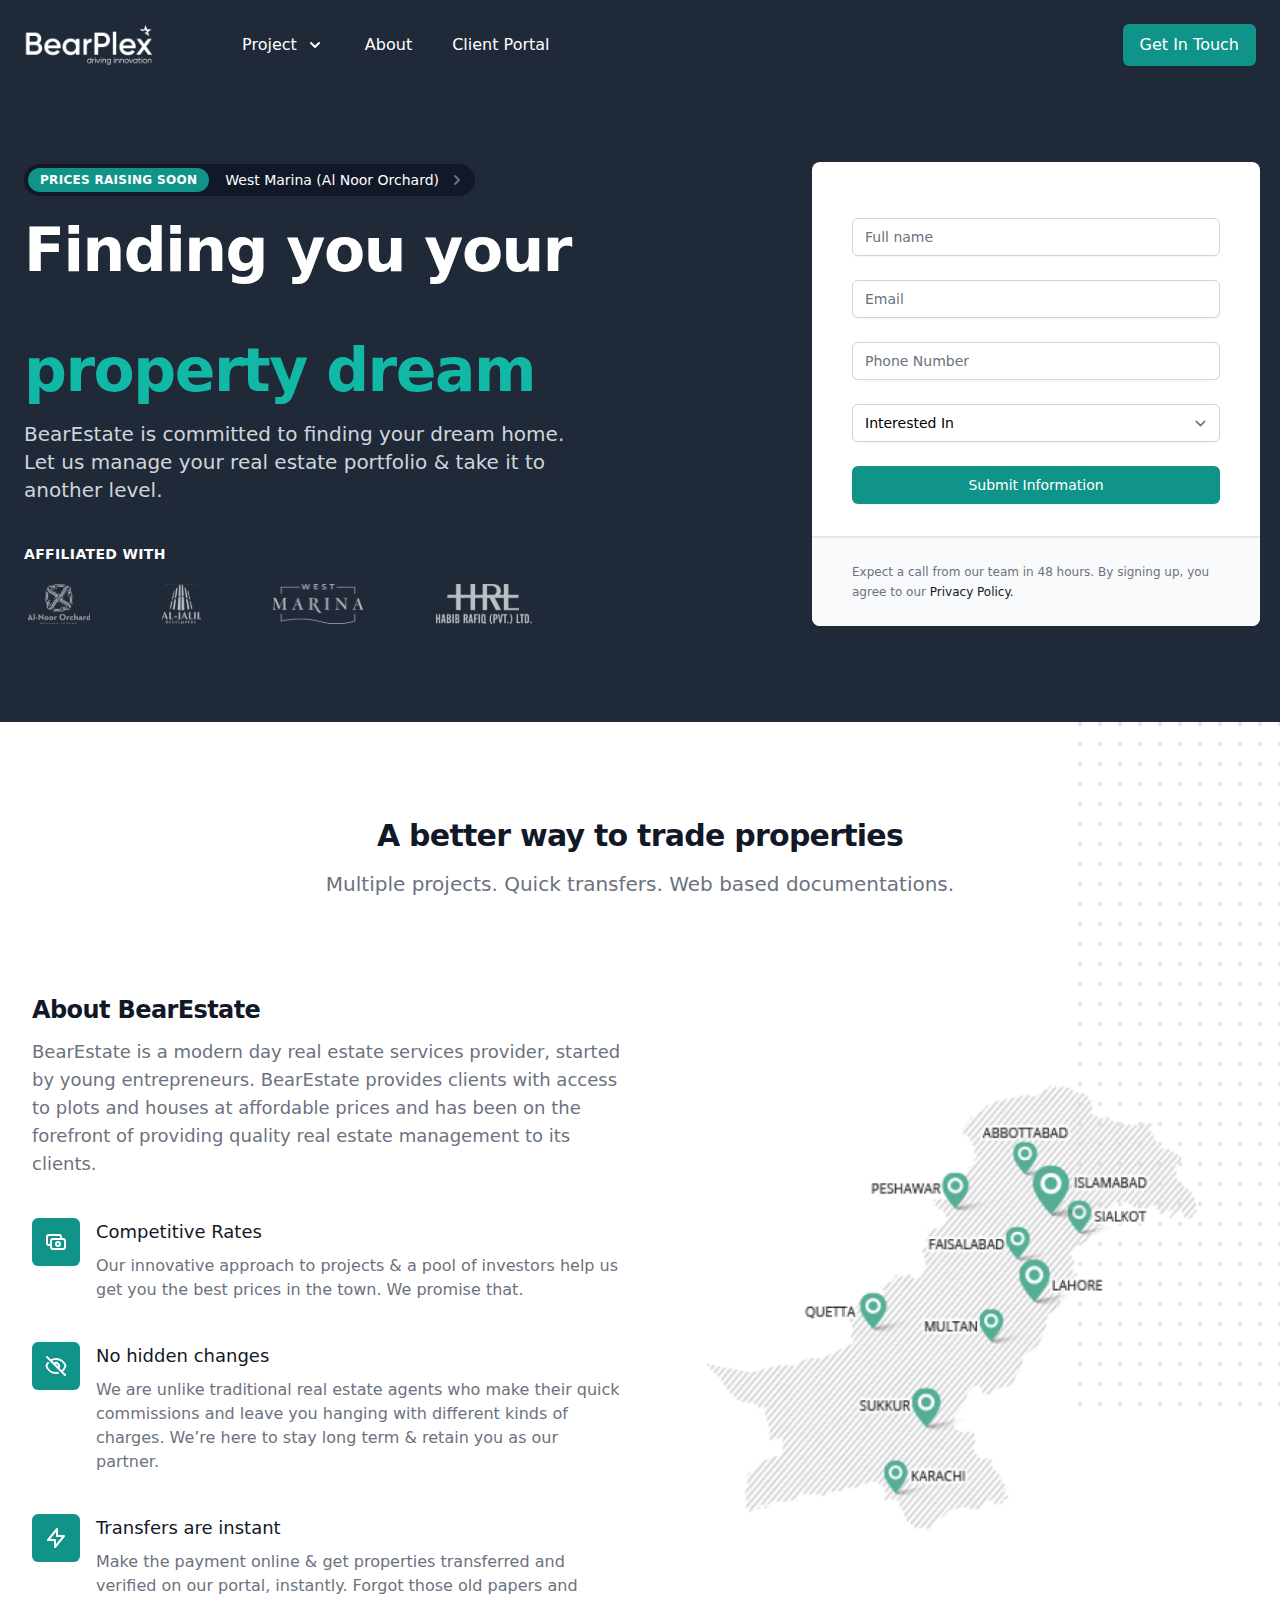
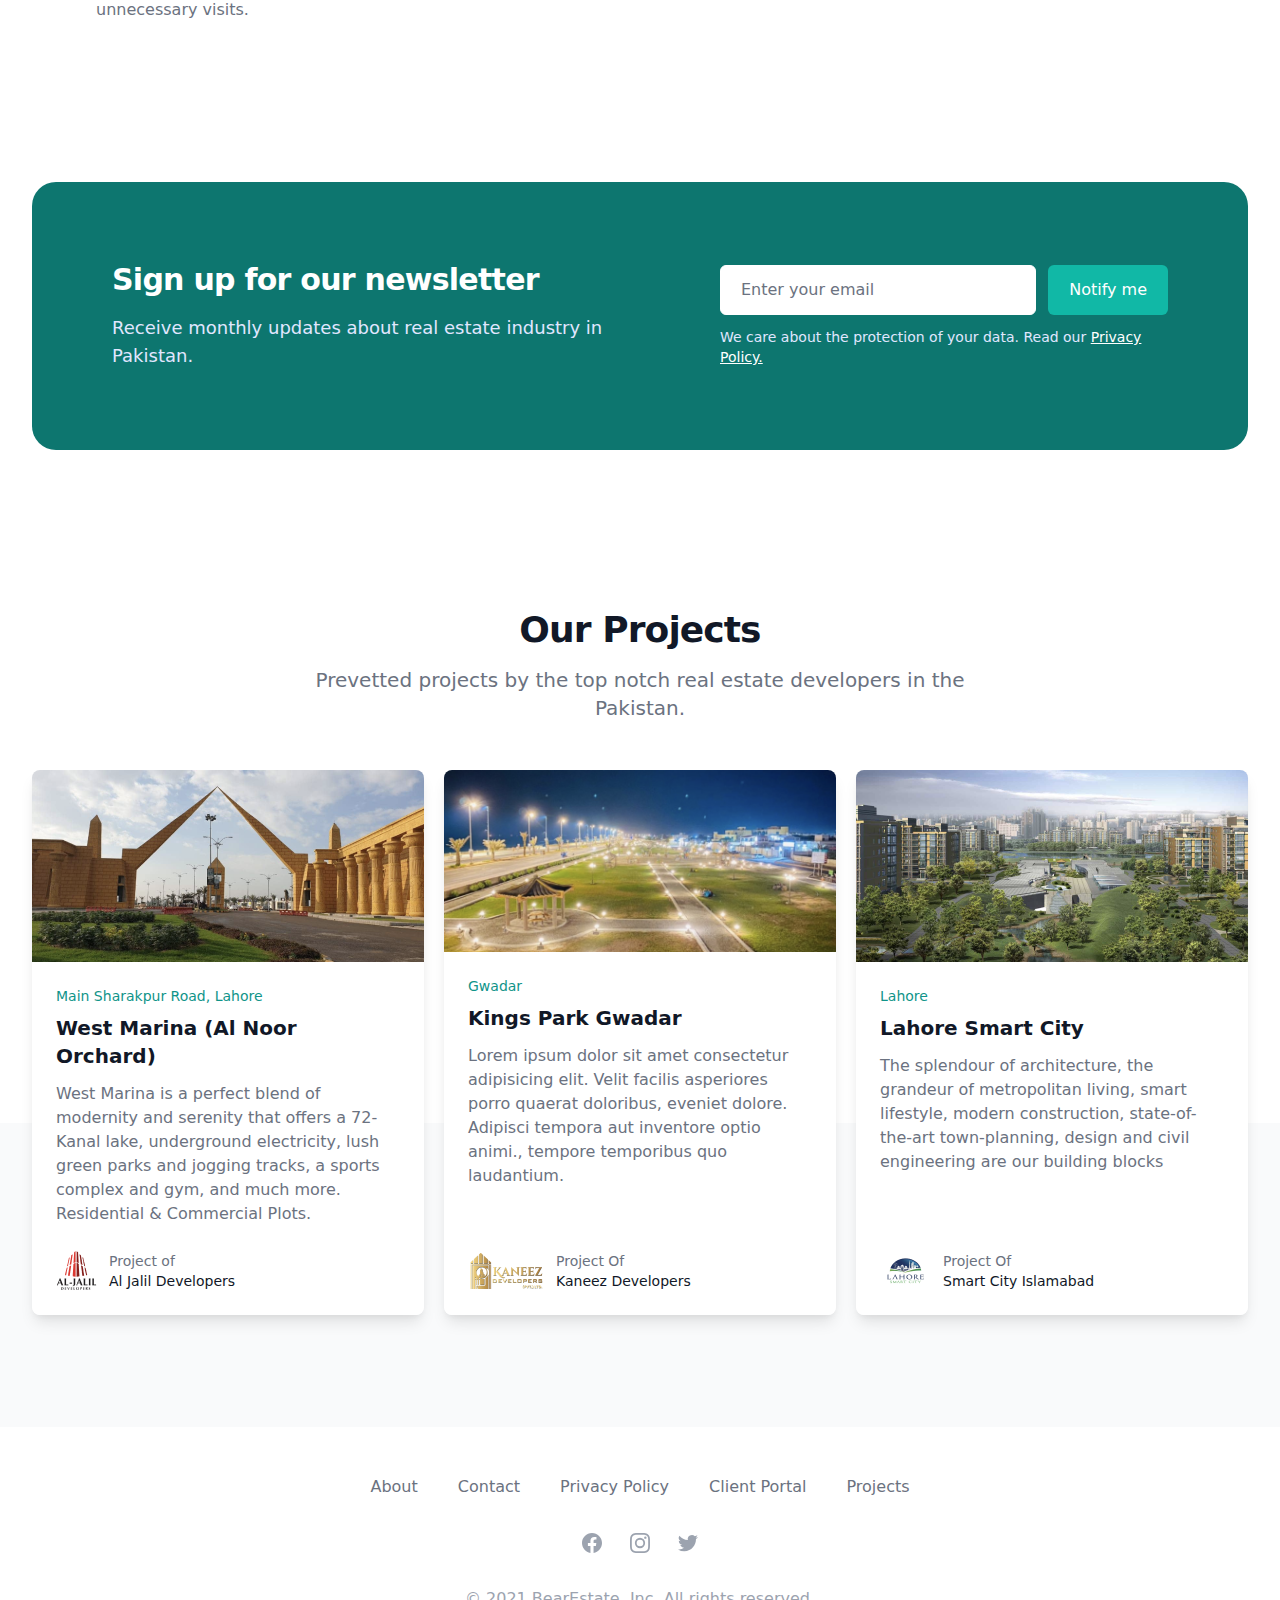
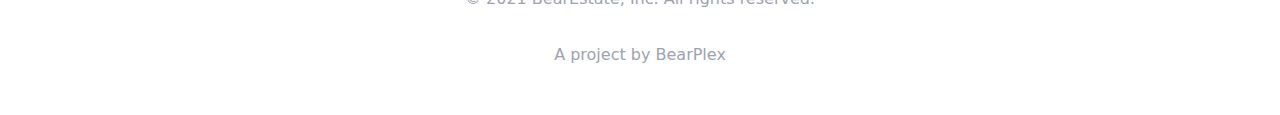
<file: index.html>
<!DOCTYPE html>
<html lang="en">

<head>
    <meta charset="UTF-8">
    <meta http-equiv="X-UA-Compatible" content="IE=edge">
    <meta name="viewport" content="width=device-width, initial-scale=1.0">
    <title>BearEsate</title>
    <link rel="stylesheet" href="./assets/css/tailwind.css">
    <link rel="stylesheet" href="./assets/css/style.css">
</head>

<body>
    <!--
  This example requires Tailwind CSS v2.0+ 
  
  This example requires some changes to your config:
  
  ```
  // tailwind.config.js
  module.exports = {
    // ...
    plugins: [
      // ...
      require('@tailwindcss/forms'),
    ]
  }
  ```
-->
    <div class="relative bg-gray-800 overflow-hidden">
        <div class="relative pt-6 pb-16 sm:pb-24">
            <nav class="relative max-w-7xl mx-auto flex items-center justify-between px-4 sm:px-6" aria-label="Global">
                <div class="flex items-center flex-1">
                    <div class="flex items-center justify-between w-full md:w-auto">
                        <a href="index.html">
                            <span class="sr-only">BearPlex</span>
                            <img class="h-8 w-auto sm:h-10" src="./assets/images/BearPlex-Logo.png" alt="">
                        </a>
                        <div class="-mr-2 flex items-center md:hidden">
                            <button type="button" id="OpenSidebar"
                                class="bg-gray-800 rounded-md p-2 inline-flex items-center justify-center text-gray-400 hover:bg-gray-700"
                                aria-expanded="false">
                                <span class="sr-only">BearPlex</span>
                                <!-- Heroicon name: outline/menu -->
                                <svg class="h-6 w-6" xmlns="http://www.w3.org/2000/svg" fill="none" viewBox="0 0 24 24"
                                    stroke="currentColor" aria-hidden="true">
                                    <path stroke-linecap="round" stroke-linejoin="round" stroke-width="2"
                                        d="M4 6h16M4 12h16M4 18h16" />
                                </svg>
                            </button>

                        </div>
                    </div>
                    <div class="relative hidden space-x-10 md:flex mx-auto">
                        <div class="relative">
                            <button type="button" id="ProjectDropDownButton"
                                class="relative text-white group bg-gray-800 rounded-md inline-flex items-center text-base font-medium hover:text-gray-300"
                                aria-expanded="false">
                                <span>Project</span>
                                <svg class="text-white ml-2 h-5 w-5 group-hover:text-gray-500"
                                    xmlns="http://www.w3.org/2000/svg" viewBox="0 0 20 20" fill="currentColor"
                                    aria-hidden="true">
                                    <path fill-rule="evenodd"
                                        d="M5.293 7.293a1 1 0 011.414 0L10 10.586l3.293-3.293a1 1 0 111.414 1.414l-4 4a1 1 0 01-1.414 0l-4-4a1 1 0 010-1.414z"
                                        clip-rule="evenodd" />
                                </svg>
                            </button>
                            <div id="ProjectDropDown"
                                class="hidden absolute z-10 -ml-4 mt-3 transform px-2 w-screen max-w-md sm:px-0 lg:ml-0 lg:left-1/2 lg:-translate-x-1/2">
                                <div class="rounded-lg shadow-lg ring-1 ring-black ring-opacity-5 overflow-hidden">
                                    <div class="relative grid gap-6 bg-white px-5 py-6 sm:gap-8 sm:p-8">
                                        <a href="Pricing.html"
                                            class="-m-3 p-3 flex items-start rounded-lg hover:bg-gray-50">
                                            <!-- Heroicon name: outline/chart-bar -->
                                            <img src="./assets/images/al-jalil-logo.png" alt="">
                                            <div class="ml-4">
                                                <p class="text-base font-medium text-gray-900 ml-3">
                                                    West Marina - Al Noor Orchard
                                                </p>
                                                <p class="mt-1 text-sm text-gray-500 ml-3">
                                                    Placed on Main Sharakpur Road. A Project of Al Jalil Developers.
                                                </p>
                                            </div>
                                        </a>
                                        <a href="#" class="-m-3 p-3 flex items-start rounded-lg hover:bg-gray-50">
                                            <!-- Heroicon name: outline/cursor-click -->
                                            <img src="./assets/images/lahore-city.png" alt="">
                                            <div class="ml-4">
                                                <p class="text-base font-medium text-gray-900">
                                                    Lahore Smart City
                                                </p>
                                                <p class="mt-1 text-sm text-gray-500">
                                                    A Project of Habib Rafiq (Pvt.)Ltd, on Lahore Ring Road &amp; M11
                                                    Motorway
                                                </p>
                                            </div>
                                        </a>
                                        <a href="#" class="-m-3 p-3 flex items-start rounded-lg hover:bg-gray-50">
                                            <!-- Heroicon name: outline/shield-check -->
                                            <img src="./assets/images/kaneez-logo.png" alt="">
                                            <div class="ml-4">
                                                <p class="text-base font-medium text-gray-900 ml-7">
                                                    Kings Park Gwadar
                                                </p>
                                                <p class="mt-1 text-sm text-gray-500 ml-7">
                                                    A Category NOC, approved by GDA. Located at Gwadar 'Zero point' with
                                                    3 years plans.
                                                </p>
                                            </div>
                                        </a>
                                    </div>
                                    <div
                                        class="px-5 py-5 bg-gray-50 space-y-6 flex justify-center sm:space-y-0 sm:space-x-10 sm:px-8">
                                        <div class="flow-root">
                                            <a href="tel:+923202000002" target="_blank"
                                                class="-m-3 p-3 flex items-center rounded-md text-base font-medium text-gray-900 hover:bg-gray-100">
                                                <!-- Heroicon name: outline/phone -->
                                                <svg class="flex-shrink-0 h-6 w-6 text-gray-400"
                                                    xmlns="http://www.w3.org/2000/svg" fill="none" viewBox="0 0 24 24"
                                                    stroke="currentColor" aria-hidden="true">
                                                    <path stroke-linecap="round" stroke-linejoin="round"
                                                        stroke-width="2"
                                                        d="M3 5a2 2 0 012-2h3.28a1 1 0 01.948.684l1.498 4.493a1 1 0 01-.502 1.21l-2.257 1.13a11.042 11.042 0 005.516 5.516l1.13-2.257a1 1 0 011.21-.502l4.493 1.498a1 1 0 01.684.949V19a2 2 0 01-2 2h-1C9.716 21 3 14.284 3 6V5z">
                                                    </path>
                                                </svg>
                                                <span class="ml-3">Contact Sales</span>
                                            </a>
                                        </div>
                                    </div>
                                </div>
                            </div>
                        </div>

                        <a href="about.html" class="font-medium text-white hover:text-gray-300">About</a>

                        <a href="sign-in.html" class="font-medium text-white hover:text-gray-300">Client Portal</a>

                    </div>
                </div>
                <div class="hidden md:flex items-center justify-end md:flex-1 lg:w-0">
                    <a href="Contact-us.html"
                    class="ml-8 whitespace-nowrap inline-flex items-center justify-center px-4 py-2 border border-transparent rounded-md shadow-sm text-base font-medium text-white bg-teal-600 hover:bg-teal-700">
                    Get In Touch
                </a>
            </nav>

            <div class="absolute top-0 inset-x-0 p-2 transition transform origin-top-right hidden" id="MobileSidebar">
                <div class="rounded-lg shadow-md bg-white ring-1 ring-black ring-opacity-5 overflow-hidden">
                    <div class="px-5 pt-4 flex items-center justify-between">
                        <a href="index.html">
                            <span class="sr-only">BearPlex</span>

                            <img class="h-8 w-auto" src="./assets/images/Bearplex-logo-black.png" alt="">
                        </a>
                        <div class="-mr-2">
                            <button type="button" id="CloseSidebar"
                                class="bg-white rounded-md p-2 inline-flex items-center justify-center text-gray-400 hover:bg-gray-100">
                                <span class="sr-only">Close menu</span>
                                <!-- Heroicon name: outline/x -->
                                <svg class="h-6 w-6" xmlns="http://www.w3.org/2000/svg" fill="none" viewBox="0 0 24 24"
                                    stroke="currentColor" aria-hidden="true">
                                    <path stroke-linecap="round" stroke-linejoin="round" stroke-width="2"
                                        d="M6 18L18 6M6 6l12 12" />
                                </svg>
                            </button>
                        </div>
                    </div>
                    <div class="px-2 pt-2 pb-3 space-y-1">
                        <div class="px-3 relative">
                            <button type="button" id="ProjectDropDownButtonMob"
                                class="text-gray-900 group bg-white rounded-md inline-flex items-center text-base font-medium hover:text-gray-700 focus:outline-none "
                                aria-expanded="false">
                                <span>Project</span>
                                <svg class="text-gray-900 ml-2 h-5 w-5 group-hover:text-gray-700"
                                    xmlns="http://www.w3.org/2000/svg" viewBox="0 0 20 20" fill="currentColor"
                                    aria-hidden="true">
                                    <path fill-rule="evenodd"
                                        d="M5.293 7.293a1 1 0 011.414 0L10 10.586l3.293-3.293a1 1 0 111.414 1.414l-4 4a1 1 0 01-1.414 0l-4-4a1 1 0 010-1.414z"
                                        clip-rule="evenodd" />
                                </svg>
                            </button>
                            <div id="ProjectDropDownMob" class="hidden relative z-10 -ml-4 mt-3 transform px-2 w-full">
                                <div class="rounded-lg shadow-lg ring-1 ring-black ring-opacity-5 overflow-hidden">
                                    <div class="relative grid gap-6 bg-white px-5 py-6 sm:gap-8 sm:p-8">
                                        <a href="Pricing.html"
                                            class="-m-3 p-3 flex items-start rounded-lg hover:bg-gray-50">
                                            <!-- Heroicon name: outline/chart-bar -->
                                            <img src="./assets/images/al-jalil-logo.png" alt="">
                                            <div class="ml-4">
                                                <p class="text-sm font-medium text-gray-900 ml-3">
                                                    West Marina - Al Noor Orchard
                                                </p>
                                                <p class="mt-1 text-xs text-gray-500 ml-3">
                                                    Placed on Main Sharakpur Road. A Project of Al Jalil Developers.
                                                </p>
                                            </div>
                                        </a>
                                        <a href="#" class="-m-3 p-3 flex items-start rounded-lg hover:bg-gray-50">
                                            <!-- Heroicon name: outline/cursor-click -->
                                            <img src="./assets/images/lahore-city.png" alt="">
                                            <div class="ml-4">
                                                <p class="text-sm font-medium text-gray-900">
                                                    Lahore Smart City
                                                </p>
                                                <p class="mt-1 text-xs text-gray-500">
                                                    A Project of Habib Rafiq (Pvt.)Ltd, on Lahore Ring Road &amp; M11
                                                    Motorway
                                                </p>
                                            </div>
                                        </a>
                                        <a href="#" class="-m-3 p-3 flex items-start rounded-lg hover:bg-gray-50">
                                            <!-- Heroicon name: outline/shield-check -->
                                            <img src="./assets/images/kaneez-logo.png" alt="">
                                            <div class="ml-4">
                                                <p class="text-sm font-medium text-gray-900 ml-7">
                                                    Kings Park Gwadar
                                                </p>
                                                <p class="mt-1 text-xs text-gray-500 ml-7">
                                                    A Category NOC, approved by GDA. Located at Gwadar 'Zero point' with
                                                    3 years plans.
                                                </p>
                                            </div>
                                        </a>
                                    </div>
                                    <div
                                        class="px-5 py-5 bg-gray-50 space-y-6 flex justify-center sm:space-y-0 sm:space-x-10 sm:px-8">
                                        <div class="flow-root">
                                            <a href="tel:+923202000002" target="_blank"
                                                class="-m-3 p-3 flex items-center rounded-md text-xs font-medium text-gray-900 hover:bg-gray-100">
                                                <!-- Heroicon name: outline/phone -->
                                                <svg class="flex-shrink-0 h-6 w-6 text-gray-400"
                                                    xmlns="http://www.w3.org/2000/svg" fill="none" viewBox="0 0 24 24"
                                                    stroke="currentColor" aria-hidden="true">
                                                    <path stroke-linecap="round" stroke-linejoin="round"
                                                        stroke-width="2"
                                                        d="M3 5a2 2 0 012-2h3.28a1 1 0 01.948.684l1.498 4.493a1 1 0 01-.502 1.21l-2.257 1.13a11.042 11.042 0 005.516 5.516l1.13-2.257a1 1 0 011.21-.502l4.493 1.498a1 1 0 01.684.949V19a2 2 0 01-2 2h-1C9.716 21 3 14.284 3 6V5z">
                                                    </path>
                                                </svg>
                                                <span class="ml-3">Contact Sales</span>
                                            </a>
                                        </div>
                                    </div>
                                </div>
                            </div>
                        </div>

                        <a href="about.html"
                            class="block px-3 py-2 rounded-md text-base font-medium text-gray-700 hover:text-gray-900 hover:bg-gray-50">About</a>

                        <a href="sign-in.html"
                            class="block px-3 py-2 rounded-md text-base font-medium text-gray-700 hover:text-gray-900
                            hover:bg-gray-50">Client
                            Portal</a>

                    </div>
                    <a href="contact-us.html"
                        class="block w-full px-5 py-3 text-center font-medium text-black bg-gray-50 hover:bg-gray-100">
                        Get In Touch
                    </a>
                </div>
            </div>

            <main class="mt-16 sm:mt-24">
                <div class="mx-auto max-w-7xl">
                    <div class="lg:grid lg:grid-cols-12 lg:gap-8">
                        <div
                            class="px-4 sm:px-6 sm:text-center md:max-w-2xl md:mx-auto lg:col-span-6 lg:text-left lg:flex lg:items-center">
                            <div>
                                <a href="Pricing.html"
                                    class="inline-flex items-center text-white bg-gray-900 rounded-full p-1 pr-2 text-ms lg:text-sm xl:text-base hover:text-gray-200">
                                    <span
                                        class="px-3 py-0.5 text-white text-xs font-semibold leading-5 uppercase tracking-wide bg-teal-600 rounded-full">Prices
                                        raising soon</span>
                                    <span class="ml-4 text-sm">West Marina (Al Noor Orchard)</span>
                                    <!-- Heroicon name: solid/chevron-right -->
                                    <svg class="ml-2 w-5 h-5 text-gray-500" xmlns="http://www.w3.org/2000/svg"
                                        viewBox="0 0 20 20" fill="currentColor" aria-hidden="true">
                                        <path fill-rule="evenodd"
                                            d="M7.293 14.707a1 1 0 010-1.414L10.586 10 7.293 6.707a1 1 0 011.414-1.414l4 4a1 1 0 010 1.414l-4 4a1 1 0 01-1.414 0z"
                                            clip-rule="evenodd" />
                                    </svg>
                                </a>
                                <h1
                                    class="mt-4 text-3xl tracking-tight font-extrabold text-white sm:mt-5 sm:leading-none lg:mt-6 lg:text-5xl xl:text-6xl">
                                    <span class="md:block">Finding you your</span> <br>
                                    <span class="text-teal-500 md:block">property dream</span>
                                </h1>
                                <p class="mt-3 text-sm text-gray-300 sm:mt-5 sm:text-xl lg:text-lg xl:text-xl">
                                    BearEstate is committed to finding your dream home. Let us manage your real estate
                                    portfolio & take it to another level. </p>
                                <p class="mt-8 text-sm text-white uppercase tracking-wide font-semibold sm:mt-10">
                                    affiliated with</p>
                                <div class="mt-5 w-full sm:mx-auto sm:max-w-lg lg:ml-0">
                                    <div class="flex flex-wrap items-start justify-between">
                                        <div class="flex justify-center px-1">
                                            <img class="h-9 sm:h-10" src="./assets/images/Al-NoorOrchard.svg"
                                                alt="Tuple">
                                        </div>
                                        <div class="flex justify-center px-1">
                                            <img class="h-9 sm:h-10" src="./assets/images/Al-Jalil.svg"
                                                alt="Workcation">
                                        </div>
                                        <div class="flex justify-center px-1">
                                            <img class="h-9 sm:h-10" src="./assets/images/WestMarina.svg"
                                                alt="StaticKit">
                                        </div>
                                        <div class="flex justify-center px-1">
                                            <img class="h-9 sm:h-10" src="./assets/images/HRL.svg" alt="StaticKit">
                                        </div>
                                    </div>
                                </div>
                            </div>
                        </div>
                        <div class="mt-16  px-5 sm:mt-24 lg:mt-0 lg:col-span-6 mx-auto md:ml-auto md:mr-0">
                            <div class="bg-white sm:max-w-md sm:w-full sm:mx-auto rounded-lg sm:overflow-hidden">
                                <div class="px-4 py-8 sm:px-10">
                                    <div class="mt-6">
                                        <form action="#" method="POST" class="space-y-6">
                                            <div>
                                                <label for="name" class="sr-only">Full name</label>
                                                <input type="text" name="name" id="name" autocomplete="name"
                                                    placeholder="Full name" required
                                                    class="block w-full shadow-sm  sm:text-sm border-gray-300 rounded-md">
                                            </div>

                                            <div>
                                                <label for="mobile-or-email" class="sr-only">
                                                    Email</label>
                                                <input id="email" name="email" type="email" autocomplete="email"
                                                    placeholder="Email" required
                                                    class="block w-full shadow-sm  sm:text-sm border-gray-300 rounded-md">
                                            </div>

                                            <div>
                                                <label for="password" class="sr-only">Phone Number</label>
                                                <input type="text" name="phone" id="phone" autocomplete="tel"
                                                    placeholder="Phone Number" required
                                                    class="block w-full shadow-sm  sm:text-sm border-gray-300 rounded-md">
                                            </div>

                                            <div>
                                                <label for="interested-in" class="sr-only">Interested In</label>
                                                <select name="" id=""
                                                    class="block w-full shadow-sm  sm:text-sm border-gray-300 rounded-md">
                                                    <option value="" disabled selected>Interested In</option>
                                                    <option value="">Al-Noor Orchard</option>
                                                    <option value="">West Marina</option>
                                                    <option value="">Lahore Smart City</option>
                                                    <option value="">King Park Gwadar</option>
                                                </select>
                                            </div>

                                            <div>
                                                <button type="submit"
                                                    class="w-full flex justify-center py-2 px-4 border border-transparent rounded-md shadow-sm text-sm font-medium text-white bg-teal-600 hover:bg-teal-400 ">
                                                    Submit Information
                                                </button>
                                            </div>
                                        </form>
                                    </div>
                                </div>
                                <div class="px-4 py-6 bg-gray-50 border-t-2 border-gray-200 sm:px-10">
                                    <p class="text-xs leading-5 text-gray-500">Expect a call from our team in 48 hours.
                                        By signing up, you agree to our <a href="#"
                                            class="font-medium text-gray-900 hover:underline">Privacy Policy.</a></p>
                                </div>
                            </div>
                        </div>
                    </div>
                </div>

        </div>
    </div>

    <!-- This example requires Tailwind CSS v2.0+ -->
    <div class="py-16 bg-white overflow-hidden lg:py-24">
        <div class="relative max-w-xl mx-auto px-4 sm:px-6 lg:px-8 lg:max-w-7xl">
            <svg class="hidden lg:block absolute left-full transform -translate-x-1/2 -translate-y-1/4" width="404"
                height="784" fill="none" viewBox="0 0 404 784" aria-hidden="true">
                <defs>
                    <pattern id="b1e6e422-73f8-40a6-b5d9-c8586e37e0e7" x="0" y="0" width="20" height="20"
                        patternUnits="userSpaceOnUse">
                        <rect x="0" y="0" width="4" height="4" class="text-gray-200" fill="currentColor" />
                    </pattern>
                </defs>
                <rect width="404" height="784" fill="url(#b1e6e422-73f8-40a6-b5d9-c8586e37e0e7)" />
            </svg>

            <div class="relative">
                <h2 class="text-center text-2xl md:text-3xl leading-8 font-extrabold tracking-tight text-gray-900">
                    A better way to trade properties
                </h2>
                <p class="mt-4 max-w-3xl mx-auto text-center text-sm md:text-xl text-gray-500">
                    Multiple projects. Quick transfers. Web based documentations.
                </p>
            </div>

            <div class="relative mt-12 lg:mt-24 lg:grid lg:grid-cols-2 lg:gap-8 lg:items-center">
                <div class="relative">
                    <h3 class="text-xl md:text-2xl font-extrabold text-gray-900 tracking-tight sm:text-3xl">
                        About BearEstate
                    </h3>
                    <p class="mt-3 text-sm md:text-lg text-gray-500">
                        BearEstate is a modern day real estate services provider, started by young
                        entrepreneurs. BearEstate provides clients with access to plots and houses at affordable
                        prices and has been on the forefront of providing quality real estate management to its
                        clients.
                    </p>

                    <dl class="mt-10 space-y-10">
                        <div class="relative">
                            <dt>
                                <div
                                    class="absolute flex items-center justify-center h-8 md:h-12 w-8 md:w-12 rounded-md bg-teal-600 text-white">
                                    <!-- Heroicon name: outline/globe-alt -->
                                    <svg xmlns="http://www.w3.org/2000/svg" class="h-6 w-6" fill="none"
                                        viewBox="0 0 24 24" stroke="currentColor">
                                        <path stroke-linecap="round" stroke-linejoin="round" stroke-width="2"
                                            d="M17 9V7a2 2 0 00-2-2H5a2 2 0 00-2 2v6a2 2 0 002 2h2m2 4h10a2 2 0 002-2v-6a2 2 0 00-2-2H9a2 2 0 00-2 2v6a2 2 0 002 2zm7-5a2 2 0 11-4 0 2 2 0 014 0z" />
                                    </svg>
                                </div>
                                <p class="ml-10 md:ml-16 text-sm md:text-lg leading-6 font-medium text-gray-900">
                                    Competitive Rates
                                </p>
                            </dt>
                            <dd class="mt-2 ml-10 md:ml-16 text-xs md:text-base text-gray-500">
                                Our innovative approach to projects & a pool of investors help us get you the
                                best prices in the town. We promise that.
                            </dd>
                        </div>

                        <div class="relative">
                            <dt>
                                <div
                                    class="absolute flex items-center justify-center h-8 md:h-12 w-8 md:w-12 rounded-md bg-teal-600 text-white">
                                    <!-- Heroicon name: outline/scale -->
                                    <svg xmlns="http://www.w3.org/2000/svg" class="h-6 w-6" fill="none"
                                        viewBox="0 0 24 24" stroke="currentColor">
                                        <path stroke-linecap="round" stroke-linejoin="round" stroke-width="2"
                                            d="M13.875 18.825A10.05 10.05 0 0112 19c-4.478 0-8.268-2.943-9.543-7a9.97 9.97 0 011.563-3.029m5.858.908a3 3 0 114.243 4.243M9.878 9.878l4.242 4.242M9.88 9.88l-3.29-3.29m7.532 7.532l3.29 3.29M3 3l3.59 3.59m0 0A9.953 9.953 0 0112 5c4.478 0 8.268 2.943 9.543 7a10.025 10.025 0 01-4.132 5.411m0 0L21 21" />
                                    </svg>
                                </div>
                                <p class="ml-10 md:ml-16 text-sm md:text-lg leading-6 font-medium text-gray-900">
                                    No hidden
                                    changes
                                </p>
                            </dt>
                            <dd class="mt-2 ml-10 md:ml-16 text-xs md:text-base text-gray-500">
                                We are unlike traditional real estate agents who make their quick commissions
                                and leave you hanging with different kinds of charges. We’re here to stay long
                                term & retain you as our partner.
                            </dd>
                        </div>

                        <div class="relative">
                            <dt>
                                <div
                                    class="absolute flex items-center justify-center h-8 md:h-12 w-8 md:w-12 rounded-md bg-teal-600 text-white">
                                    <!-- Heroicon name: outline/lightning-bolt -->
                                    <svg class="h-4 md:h-6 w-4 md:w-6" xmlns="http://www.w3.org/2000/svg" fill="none"
                                        viewBox="0 0 24 24" stroke="currentColor" aria-hidden="true">
                                        <path stroke-linecap="round" stroke-linejoin="round" stroke-width="2"
                                            d="M13 10V3L4 14h7v7l9-11h-7z" />
                                    </svg>
                                </div>
                                <p class="ml-10 md:ml-16 text-sm md:text-lg leading-6 font-medium text-gray-900">
                                    Transfers are
                                    instant</p>
                            </dt>
                            <dd class="mt-2 ml-10 md:ml-16 text-xs md:text-base text-gray-500">
                                Make the payment online & get properties transferred and verified on our portal,
                                instantly. Forgot those old papers and unnecessary visits.
                            </dd>
                        </div>
                    </dl>
                </div>

                <div class="mt-10 -mx-4 relative lg:mt-0" aria-hidden="true">
                    <svg class="absolute left-1/2 transform -translate-x-1/2 translate-y-16 lg:hidden" width="784"
                        height="404" fill="none" viewBox="0 0 784 404">
                        <defs>
                            <pattern id="ca9667ae-9f92-4be7-abcb-9e3d727f2941" x="0" y="0" width="20" height="20"
                                patternUnits="userSpaceOnUse">
                                <rect x="0" y="0" width="4" height="4" class="text-gray-200" fill="currentColor" />
                            </pattern>
                        </defs>
                        <rect width="784" height="404" fill="url(#ca9667ae-9f92-4be7-abcb-9e3d727f2941)" />
                    </svg>
                    <img class="relative mx-auto" width="490" src="./assets/images/map.png" alt="">
                </div>
            </div>
        </div>
    </div>

    <!--
  This example requires Tailwind CSS v2.0+ 
  
  This example requires some changes to your config:
  
  ```
  // tailwind.config.js
  module.exports = {
    // ...
    plugins: [
      // ...
      require('@tailwindcss/forms'),
    ]
  }
  ```
-->
    <div class="bg-white">
        <div class="max-w-7xl mx-auto px-4 py-12 sm:px-6 lg:py-16 lg:px-8">
            <div class="py-10 px-6 bg-teal-700 rounded-3xl sm:py-16 sm:px-12 lg:p-20 lg:flex lg:items-center">
                <div class="lg:w-0 lg:flex-1">
                    <h2 class="text-lg md:text-3xl font-extrabold tracking-tight text-white">
                        Sign up for our newsletter
                    </h2>
                    <p class="mt-4 max-w-3xl text-sm md:text-lg text-indigo-100">
                        Receive monthly updates about real estate industry in Pakistan.
                    </p>
                </div>
                <div class="mt-8 md:mt-12 sm:w-full sm:max-w-md lg:mt-0 lg:ml-8 lg:flex-1">
                    <form class="sm:flex">
                        <label for="emailAddress" class="sr-only">Email address</label>
                        <input id="emailAddress" name="emailAddress" type="email" autocomplete="email" required
                            class="w-full border-white px-5 py-3 placeholder-gray-500 rounded-md"
                            placeholder="Enter your email">
                        <button type="submit"
                            class="mt-3 w-full flex items-center justify-center px-5 py-2 md:py-3 border border-transparent text-sm md:text-base font-medium rounded-md text-white bg-teal-500 sm:mt-0 sm:ml-3 sm:w-auto sm:flex-shrink-0">
                            Notify me
                        </button>
                    </form>
                    <p class="mt-3 text-xs md:text-sm text-indigo-100">
                        We care about the protection of your data. Read our
                        <a href="#" class="text-white font-medium underline">
                            Privacy Policy.
                        </a>
                    </p>
                </div>
            </div>
        </div>
    </div>

    <!-- This example requires Tailwind CSS v2.0+ -->
    <div class="relative bg-gray-50 pt-16 pb-20 px-4 sm:px-6 lg:pt-24 lg:pb-28 lg:px-8">
        <div class="absolute inset-0">
            <div class="bg-white h-1/3 sm:h-2/3"></div>
        </div>
        <div class="relative max-w-7xl mx-auto">
            <div class="text-center">
                <h2 class="text-3xl tracking-tight font-extrabold text-gray-900 sm:text-4xl">
                    Our Projects
                </h2>
                <p class="mt-3 max-w-2xl mx-auto text-md md:text-xl text-gray-500 sm:mt-4">
                    Prevetted projects by the top notch real estate developers in the Pakistan.
                </p>
            </div>
            <div class="mt-12 max-w-lg mx-auto grid gap-5 lg:grid-cols-3 lg:max-w-none">
                <div class="flex flex-col rounded-lg shadow-lg overflow-hidden">
                    <a href="Pricing.html" class="flex-shrink-0">
                        <img class="h-48 w-full object-cover" src="./assets/images/wmarina.png" alt="">
                        <link rel="stylesheet" href="Pricing.html">
                    </a>
                    <div class="flex-1 bg-white p-6 flex flex-col justify-between">
                        <div class="flex-1">
                            <p class="text-xs md:text-sm font-medium text-teal-600">
                                <a href="Pricing.html" class="hover:underline">
                                    Main Sharakpur Road, Lahore
                                </a>
                            </p>
                            <a href="Pricing.html" class="block mt-2">
                                <p class="text-md md:text-xl font-semibold text-gray-900">
                                    West Marina (Al Noor Orchard)
                                </p>
                                <p class="mt-3 text-sm md:text-base text-gray-500">
                                    West Marina is a perfect blend of modernity and serenity that offers a 72-Kanal
                                    lake, underground electricity, lush green parks and jogging tracks, a sports complex
                                    and gym, and much more. Residential & Commercial Plots.
                                </p>
                            </a>
                        </div>
                        <div class="mt-6 flex items-center">
                            <div class="flex-shrink-0">
                                <a href="Pricing.html">
                                    <span class="sr-only">A project of</span>
                                    <img class="h-auto w-full object-cover" src="./assets/images/al-jalil-logo.png"
                                        alt="">
                                </a>
                            </div>
                            <div class="ml-3">
                                <p class="text-sm font-medium text-gray-500">
                                    <a href="Pricing.html" class="hover:underline">
                                        Project of
                                    </a>
                                </p>
                                <div class="flex space-x-1 text-sm text-gray-900">
                                    <p>
                                        Al Jalil Developers
                                    </p>
                                </div>
                            </div>
                        </div>
                    </div>
                </div>

                <div class="flex flex-col rounded-lg shadow-lg overflow-hidden">
                    <div class="flex-shrink-0">
                        <img class="h-auto w-full object-cover" src="./assets/images/kingsParkGwadar.png" alt="">
                    </div>
                    <div class="flex-1 bg-white p-6 flex flex-col justify-between">
                        <div class="flex-1">
                            <p class="text-xs md:text-sm font-medium text-teal-600">
                                <a href="#" class="hover:underline">
                                    Gwadar
                                </a>
                            </p>
                            <a href="#" class="block mt-2">
                                <p class="text-md md:text-xl font-semibold text-gray-900">
                                    Kings Park Gwadar
                                </p>
                                <p class="mt-3 text-sm md:text-base text-gray-500">
                                    Lorem ipsum dolor sit amet consectetur adipisicing elit. Velit facilis asperiores
                                    porro quaerat doloribus, eveniet dolore. Adipisci tempora aut inventore optio
                                    animi., tempore temporibus quo laudantium.
                                </p>
                            </a>
                        </div>
                        <div class="mt-6 flex items-center">
                            <div class="flex-shrink-0">
                                <a href="#">
                                    <span class="sr-only">Project Of</span>
                                    <img class="h-auto w-full object-cover" src="./assets/images/kaneez-developer.png"
                                        alt="">
                                </a>
                            </div>
                            <div class="ml-3">
                                <p class="text-sm font-medium text-gray-500">
                                    <a href="#" class="hover:underline">
                                        Project Of
                                    </a>
                                </p>
                                <div class="flex space-x-1 text-sm text-gray-900">
                                    <p>
                                        Kaneez Developers
                                    </p>
                                </div>
                            </div>
                        </div>
                    </div>
                </div>

                <div class="flex flex-col rounded-lg shadow-lg overflow-hidden">
                    <div class="flex-shrink-0">
                        <img class="h-48 w-full object-cover" src="./assets/images/LahoreSmartCity.png" alt="">
                    </div>
                    <div class="flex-1 bg-white p-6 flex flex-col justify-between">
                        <div class="flex-1">
                            <p class="text-xs md:text-sm font-medium text-teal-600">
                                <a href="#" class="hover:underline">
                                    Lahore
                                </a>
                            </p>
                            <a href="#" class="block mt-2">
                                <p class="text-md md:text-xl font-semibold text-gray-900">
                                    Lahore Smart City
                                </p>
                                <p class="mt-3 text-sm md:text-base text-gray-500">
                                    The splendour of architecture, the grandeur of metropolitan living, smart lifestyle,
                                    modern construction, state-of-the-art town-planning, design and civil engineering
                                    are our building blocks
                                </p>
                            </a>
                        </div>
                        <div class="mt-6 flex items-center">
                            <div class="flex-shrink-0">
                                <a href="#">
                                    <span class="sr-only">Project Of</span>
                                    <img class="h-auto w-full object-cover" src="./assets/images/lahore-city.png"
                                        alt="">
                                </a>
                            </div>
                            <div class="ml-3">
                                <p class="text-sm font-medium text-gray-500">
                                    <a href="#" class="hover:underline">
                                        Project Of
                                    </a>
                                </p>
                                <div class="flex space-x-1 text-sm text-gray-900">
                                    <p>
                                        Smart City Islamabad
                                    </p>
                                </div>
                            </div>
                        </div>
                    </div>
                </div>
            </div>
        </div>
    </div>
    <!-- This example requires Tailwind CSS v2.0+ -->
    <footer class="bg-white">
        <div class="max-w-7xl mx-auto py-12 px-4 overflow-hidden sm:px-6 lg:px-8">
            <nav class="-mx-5 -my-2 flex flex-wrap justify-center" aria-label="Footer">
                <div class="px-5 py-2">
                    <a href="about.html" class="text-base text-gray-500 hover:text-gray-900">
                        About
                    </a>
                </div>

                <div class="px-5 py-2">
                    <a href="contact-us.html" class="text-base text-gray-500 hover:text-gray-900">
                        <a href="Contact-us.html" class="text-base text-gray-500 hover:text-gray-900">
                            Contact
                        </a>
                </div>

                <div class="px-5 py-2">
                    <a href="#" class="text-base text-gray-500 hover:text-gray-900">
                        Privacy Policy
                    </a>
                </div>

                <div class="px-5 py-2">
                    <a href="sign-in.html" class="text-base text-gray-500 hover:text-gray-900">
                        Client Portal
                    </a>
                </div>

                <div class="px-5 py-2">
                    <a href="Pricing.html" class="text-base text-gray-500 hover:text-gray-900">
                        Projects
                    </a>
                </div>
            </nav>
            <div class="mt-8 flex justify-center space-x-6">
                <a href="#" class="text-gray-400 hover:text-gray-500">
                    <span class="sr-only">Facebook</span>
                    <svg class="h-6 w-6" fill="currentColor" viewBox="0 0 24 24" aria-hidden="true">
                        <path fill-rule="evenodd"
                            d="M22 12c0-5.523-4.477-10-10-10S2 6.477 2 12c0 4.991 3.657 9.128 8.438 9.878v-6.987h-2.54V12h2.54V9.797c0-2.506 1.492-3.89 3.777-3.89 1.094 0 2.238.195 2.238.195v2.46h-1.26c-1.243 0-1.63.771-1.63 1.562V12h2.773l-.443 2.89h-2.33v6.988C18.343 21.128 22 16.991 22 12z"
                            clip-rule="evenodd" />
                    </svg>
                </a>

                <a href="#" class="text-gray-400 hover:text-gray-500">
                    <span class="sr-only">Instagram</span>
                    <svg class="h-6 w-6" fill="currentColor" viewBox="0 0 24 24" aria-hidden="true">
                        <path fill-rule="evenodd"
                            d="M12.315 2c2.43 0 2.784.013 3.808.06 1.064.049 1.791.218 2.427.465a4.902 4.902 0 011.772 1.153 4.902 4.902 0 011.153 1.772c.247.636.416 1.363.465 2.427.048 1.067.06 1.407.06 4.123v.08c0 2.643-.012 2.987-.06 4.043-.049 1.064-.218 1.791-.465 2.427a4.902 4.902 0 01-1.153 1.772 4.902 4.902 0 01-1.772 1.153c-.636.247-1.363.416-2.427.465-1.067.048-1.407.06-4.123.06h-.08c-2.643 0-2.987-.012-4.043-.06-1.064-.049-1.791-.218-2.427-.465a4.902 4.902 0 01-1.772-1.153 4.902 4.902 0 01-1.153-1.772c-.247-.636-.416-1.363-.465-2.427-.047-1.024-.06-1.379-.06-3.808v-.63c0-2.43.013-2.784.06-3.808.049-1.064.218-1.791.465-2.427a4.902 4.902 0 011.153-1.772A4.902 4.902 0 015.45 2.525c.636-.247 1.363-.416 2.427-.465C8.901 2.013 9.256 2 11.685 2h.63zm-.081 1.802h-.468c-2.456 0-2.784.011-3.807.058-.975.045-1.504.207-1.857.344-.467.182-.8.398-1.15.748-.35.35-.566.683-.748 1.15-.137.353-.3.882-.344 1.857-.047 1.023-.058 1.351-.058 3.807v.468c0 2.456.011 2.784.058 3.807.045.975.207 1.504.344 1.857.182.466.399.8.748 1.15.35.35.683.566 1.15.748.353.137.882.3 1.857.344 1.054.048 1.37.058 4.041.058h.08c2.597 0 2.917-.01 3.96-.058.976-.045 1.505-.207 1.858-.344.466-.182.8-.398 1.15-.748.35-.35.566-.683.748-1.15.137-.353.3-.882.344-1.857.048-1.055.058-1.37.058-4.041v-.08c0-2.597-.01-2.917-.058-3.96-.045-.976-.207-1.505-.344-1.858a3.097 3.097 0 00-.748-1.15 3.098 3.098 0 00-1.15-.748c-.353-.137-.882-.3-1.857-.344-1.023-.047-1.351-.058-3.807-.058zM12 6.865a5.135 5.135 0 110 10.27 5.135 5.135 0 010-10.27zm0 1.802a3.333 3.333 0 100 6.666 3.333 3.333 0 000-6.666zm5.338-3.205a1.2 1.2 0 110 2.4 1.2 1.2 0 010-2.4z"
                            clip-rule="evenodd" />
                    </svg>
                </a>

                <a href="#" class="text-gray-400 hover:text-gray-500">
                    <span class="sr-only">Twitter</span>
                    <svg class="h-6 w-6" fill="currentColor" viewBox="0 0 24 24" aria-hidden="true">
                        <path
                            d="M8.29 20.251c7.547 0 11.675-6.253 11.675-11.675 0-.178 0-.355-.012-.53A8.348 8.348 0 0022 5.92a8.19 8.19 0 01-2.357.646 4.118 4.118 0 001.804-2.27 8.224 8.224 0 01-2.605.996 4.107 4.107 0 00-6.993 3.743 11.65 11.65 0 01-8.457-4.287 4.106 4.106 0 001.27 5.477A4.072 4.072 0 012.8 9.713v.052a4.105 4.105 0 003.292 4.022 4.095 4.095 0 01-1.853.07 4.108 4.108 0 003.834 2.85A8.233 8.233 0 012 18.407a11.616 11.616 0 006.29 1.84" />
                    </svg>
                </a>
            </div>
            <p class="mt-8 text-center text-base text-gray-400">
                © 2021 BearEstate, Inc. All rights reserved.
            </p>
            <p class="mt-8 text-center text-base text-gray-400">
                A project by BearPlex
            </p>
        </div>
    </footer>
    </main>

    <script src="https://code.jquery.com/jquery-3.6.0.min.js"></script>
    <script src="./assets/js/script.js"></script>
</body>

</html>
</file>
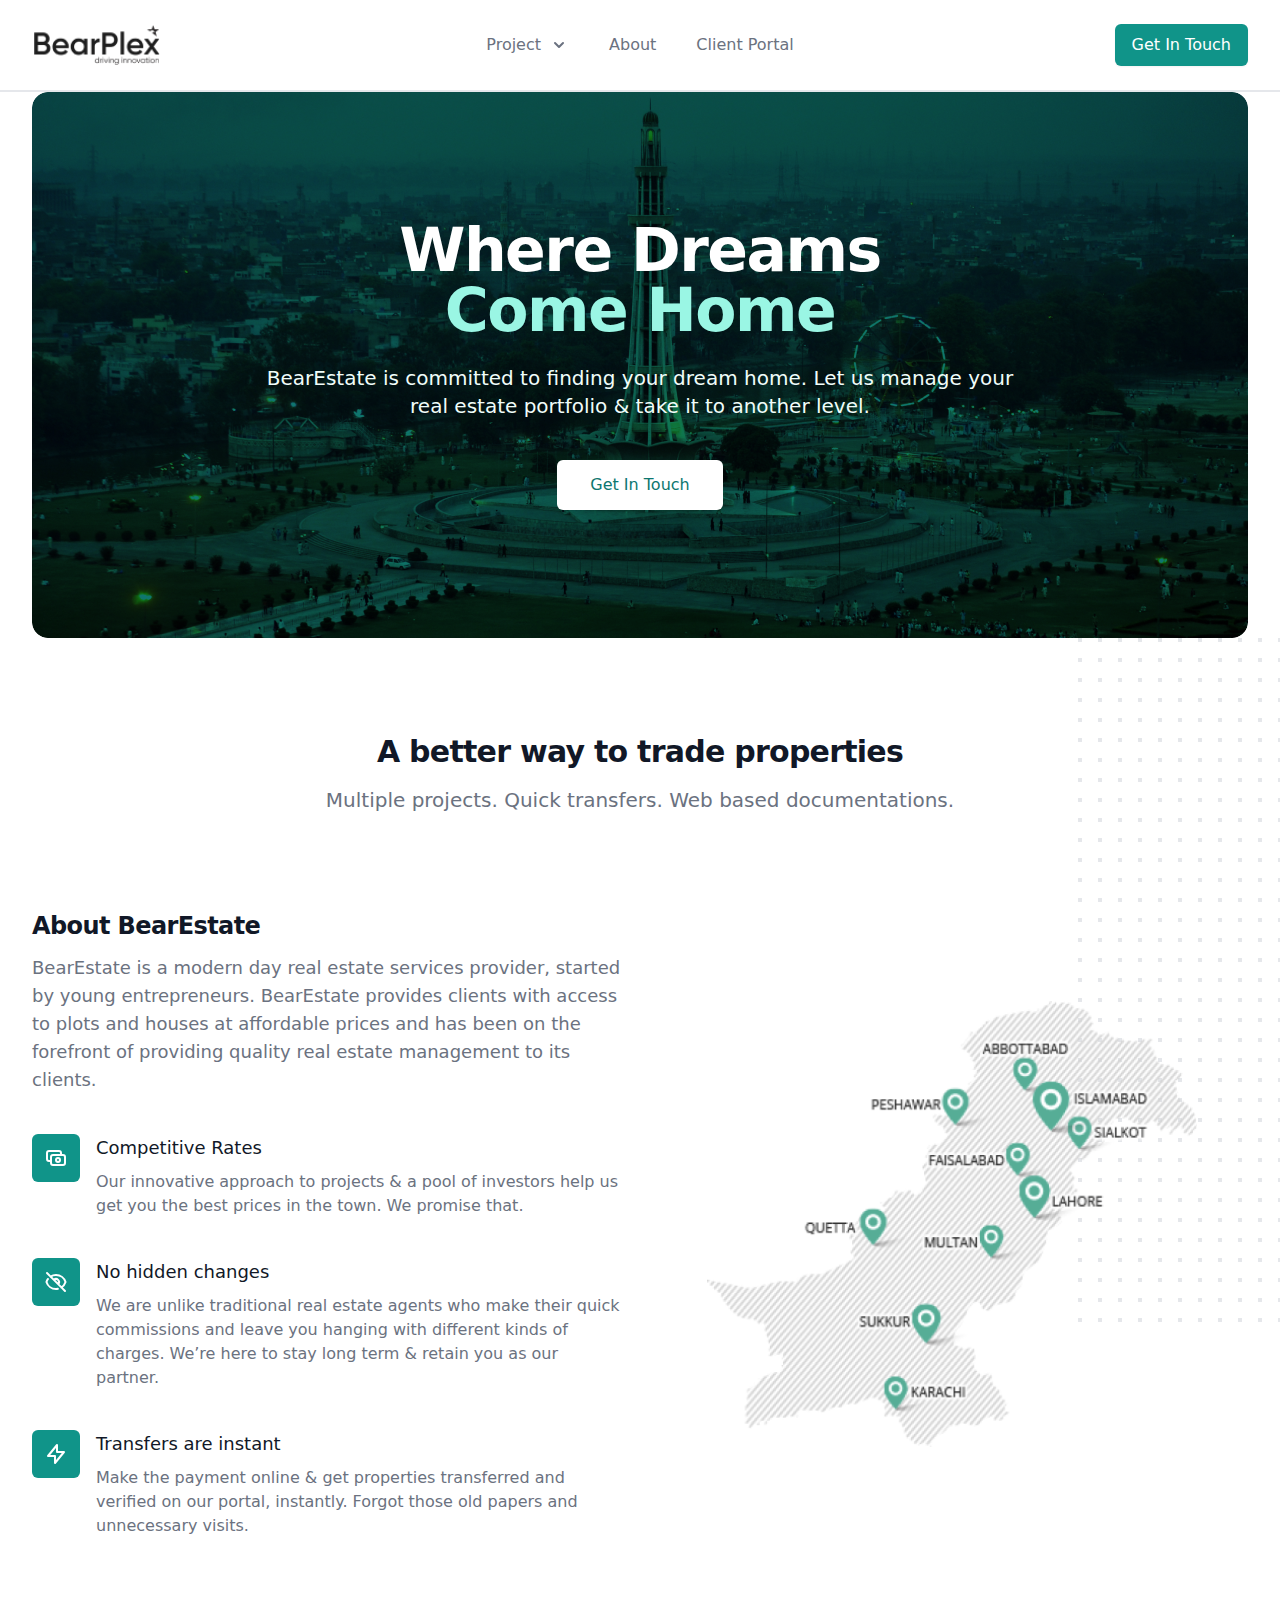
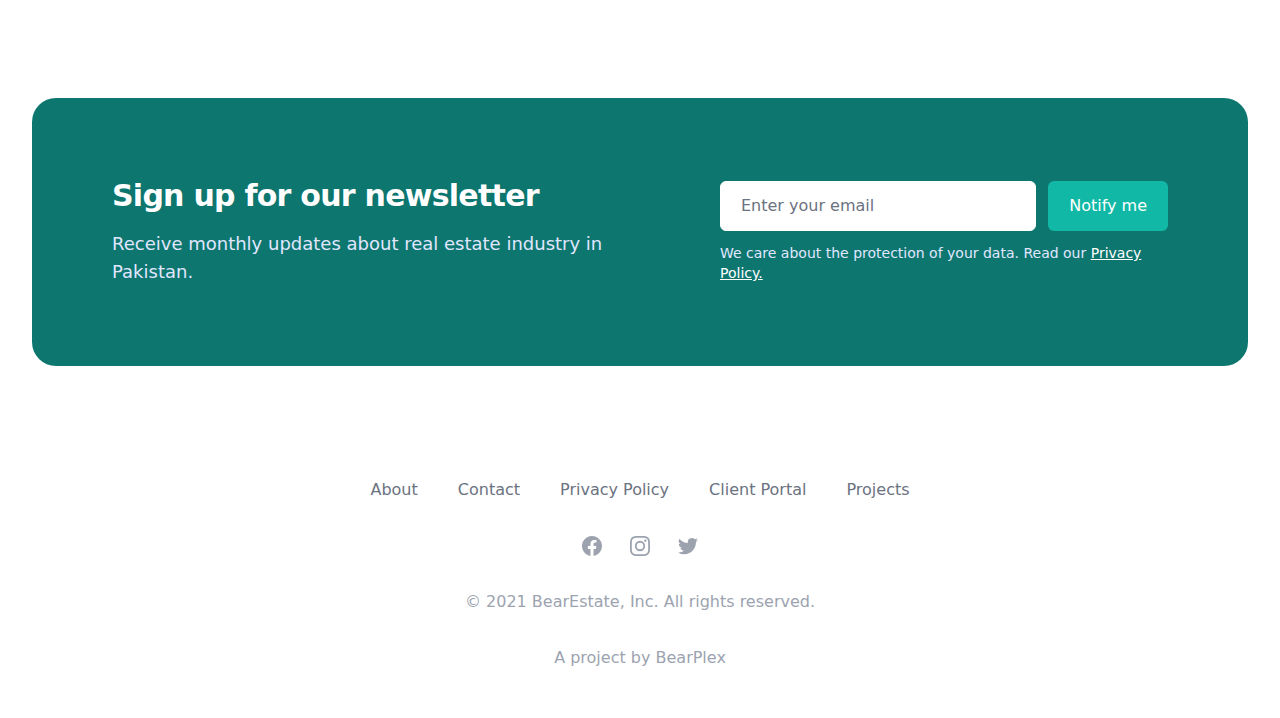
<file: about.html>
<!DOCTYPE html>
<html lang="en">

<head>
    <meta charset="UTF-8">
    <meta http-equiv="X-UA-Compatible" content="IE=edge">
    <meta name="viewport" content="width=device-width, initial-scale=1.0">
    <title>About</title>
    <link rel="stylesheet" href="./assets/css/tailwind.css">
    <link rel="stylesheet" href="./assets/css/style.css">
</head>

<body>
    <main>
        <div class="min-h-screen bg-white">
            <div class="relative bg-white">
                <div
                    class="flex justify-between items-center max-w-7xl mx-auto px-4 py-6 sm:px-6 md:justify-start md:space-x-10 lg:px-8  border-b-2">
                    <div class="flex justify-start lg:w-0 lg:flex-1">
                        <a href="index.html">
                            <span class="sr-only">BearPlex</span>
                            <img class="h-8 w-auto sm:h-10" src="./assets/images/Bearplex-logo-black.png" alt="">
                        </a>
                    </div>
                    <div class="-mr-2 -my-2 md:hidden">
                        <button type="button" id="OpenSidebar"
                            class="bg-white rounded-md p-2 inline-flex items-center justify-center text-gray-400 hover:text-gray-500 hover:bg-gray-100 focus:outline-none focus:ring-2 focus:ring-inset focus:ring-indigo-500"
                            aria-expanded="false">
                            <span class="sr-only">Open menu</span>
                            <!-- Heroicon name: outline/menu -->
                            <svg class="h-6 w-6" xmlns="http://www.w3.org/2000/svg" fill="none" viewBox="0 0 24 24"
                                stroke="currentColor" aria-hidden="true">
                                <path stroke-linecap="round" stroke-linejoin="round" stroke-width="2"
                                    d="M4 6h16M4 12h16M4 18h16" />
                            </svg>
                        </button>
                    </div>
                    <nav class="hidden md:flex space-x-10">
                        <div class="relative">
                            <button type="button" id="ProjectDropDownButton"
                                class="relative  rounded-md inline-flex items-center text-base font-medium text-gray-500 hover:text-gray-900"
                                aria-expanded="false">
                                <span>Project</span>
                                <svg class="text-gray-500 ml-2 h-5 w-5 group-hover:text-gray-500"
                                    xmlns="http://www.w3.org/2000/svg" viewBox="0 0 20 20" fill="currentColor"
                                    aria-hidden="true">
                                    <path fill-rule="evenodd"
                                        d="M5.293 7.293a1 1 0 011.414 0L10 10.586l3.293-3.293a1 1 0 111.414 1.414l-4 4a1 1 0 01-1.414 0l-4-4a1 1 0 010-1.414z"
                                        clip-rule="evenodd" />
                                </svg>
                            </button>
                            <div id="ProjectDropDown"
                                class="hidden absolute z-10 -ml-4 mt-3 transform px-2 w-screen max-w-md sm:px-0 lg:ml-0 lg:left-1/2 lg:-translate-x-1/2">
                                <div class="rounded-lg shadow-lg ring-1 ring-black ring-opacity-5 overflow-hidden">
                                    <div class="relative grid gap-6 bg-white px-5 py-6 sm:gap-8 sm:p-8">
                                        <a href="Pricing.html"
                                            class="-m-3 p-3 flex items-start rounded-lg hover:bg-gray-50">
                                            <!-- Heroicon name: outline/chart-bar -->
                                            <img src="./assets/images/al-jalil-logo.png" alt="">
                                            <div class="ml-4">
                                                <p class="text-base font-medium text-gray-900 ml-3">
                                                    West Marina - Al Noor Orchard
                                                </p>
                                                <p class="mt-1 text-sm text-gray-500 ml-3">
                                                    Placed on Main Sharakpur Road. A Project of Al Jalil Developers.
                                                </p>
                                            </div>
                                        </a>
                                        <a href="#" class="-m-3 p-3 flex items-start rounded-lg hover:bg-gray-50">
                                            <!-- Heroicon name: outline/cursor-click -->
                                            <img src="./assets/images/lahore-city.png" alt="">
                                            <div class="ml-4">
                                                <p class="text-base font-medium text-gray-900">
                                                    Lahore Smart City
                                                </p>
                                                <p class="mt-1 text-sm text-gray-500">
                                                    A Project of Habib Rafiq (Pvt.)Ltd, on Lahore Ring Road &amp; M11
                                                    Motorway
                                                </p>
                                            </div>
                                        </a>
                                        <a href="#" class="-m-3 p-3 flex items-start rounded-lg hover:bg-gray-50">
                                            <!-- Heroicon name: outline/shield-check -->
                                            <img src="./assets/images/kaneez-logo.png" alt="">
                                            <div class="ml-4">
                                                <p class="text-base font-medium text-gray-900 ml-7">
                                                    Kings Park Gwadar
                                                </p>
                                                <p class="mt-1 text-sm text-gray-500 ml-7">
                                                    A Category NOC, approved by GDA. Located at Gwadar 'Zero point' with
                                                    3 years plans.
                                                </p>
                                            </div>
                                        </a>
                                    </div>
                                    <div
                                        class="px-5 py-5 bg-gray-50 space-y-6 flex justify-center sm:space-y-0 sm:space-x-10 sm:px-8">
                                        <div class="flow-root">
                                            <a href="tel:+923202000002" target="_blank"
                                                class="-m-3 p-3 flex items-center rounded-md text-base font-medium text-gray-900 hover:bg-gray-100">
                                                <!-- Heroicon name: outline/phone -->
                                                <svg class="flex-shrink-0 h-6 w-6 text-gray-400"
                                                    xmlns="http://www.w3.org/2000/svg" fill="none" viewBox="0 0 24 24"
                                                    stroke="currentColor" aria-hidden="true">
                                                    <path stroke-linecap="round" stroke-linejoin="round"
                                                        stroke-width="2"
                                                        d="M3 5a2 2 0 012-2h3.28a1 1 0 01.948.684l1.498 4.493a1 1 0 01-.502 1.21l-2.257 1.13a11.042 11.042 0 005.516 5.516l1.13-2.257a1 1 0 011.21-.502l4.493 1.498a1 1 0 01.684.949V19a2 2 0 01-2 2h-1C9.716 21 3 14.284 3 6V5z">
                                                    </path>
                                                </svg>
                                                <span class="ml-3">Contact Sales</span>
                                            </a>
                                        </div>
                                    </div>
                                </div>
                            </div>
                        </div>


                        <a href="about.html" class="text-base font-medium text-gray-500 hover:text-gray-900">
                            About
                        </a>

                        <a href="sign-in.html" class="text-base font-medium text-gray-500 hover:text-gray-900">
                            Client Portal
                        </a>
                    </nav>
                    <div class="hidden md:flex items-center justify-end md:flex-1 lg:w-0">
                        <a href="Contact-us.html"
                            class="ml-8 whitespace-nowrap inline-flex items-center justify-center px-4 py-2 border border-transparent rounded-md shadow-sm text-base font-medium text-white bg-teal-600 hover:bg-teal-700">
                            Get In Touch
                        </a>
                    </div>
                </div>
                <div id="MobileSidebar"
                    class="absolute z-30 top-0 inset-x-0 p-2 transition transform origin-top-right hidden">
                    <div
                        class="rounded-lg shadow-lg ring-1 ring-black ring-opacity-5 bg-white divide-y-2 divide-gray-50">
                        <div class="pt-5 pb-6 px-5">
                            <div class="flex items-center justify-between">
                                <a href="index.html">
                                    <img class="h-8 w-auto" src="./assets/images/Bearplex-logo-black.png"
                                        alt="BearPlex">
                                </a>
                                <div class="-mr-2">
                                    <button type="button" id="CloseSidebar"
                                        class="bg-white rounded-md p-2 inline-flex items-center justify-center text-gray-400 hover:text-gray-500 hover:bg-gray-100 focus:outline-none focus:ring-2 focus:ring-inset focus:ring-indigo-500">
                                        <span class="sr-only">Close menu</span>
                                        <!-- Heroicon name: outline/x -->
                                        <svg class="h-6 w-6" xmlns="http://www.w3.org/2000/svg" fill="none"
                                            viewBox="0 0 24 24" stroke="currentColor" aria-hidden="true">
                                            <path stroke-linecap="round" stroke-linejoin="round" stroke-width="2"
                                                d="M6 18L18 6M6 6l12 12" />
                                        </svg>
                                    </button>
                                </div>
                            </div>
                        </div>
                        <div class="py-6 px-5">
                            <div class="grid grid-cols-1 gap-4">
                                <div class="relative">
                                    <button type="button" id="ProjectDropDownButtonMob"
                                        class="text-gray-900 group bg-white rounded-md inline-flex items-center text-base font-medium hover:text-gray-700 focus:outline-none "
                                        aria-expanded="false">
                                        <span>Project</span>
                                        <svg class="text-gray-900 ml-2 h-5 w-5 group-hover:text-gray-700"
                                            xmlns="http://www.w3.org/2000/svg" viewBox="0 0 20 20" fill="currentColor"
                                            aria-hidden="true">
                                            <path fill-rule="evenodd"
                                                d="M5.293 7.293a1 1 0 011.414 0L10 10.586l3.293-3.293a1 1 0 111.414 1.414l-4 4a1 1 0 01-1.414 0l-4-4a1 1 0 010-1.414z"
                                                clip-rule="evenodd" />
                                        </svg>
                                    </button>
                                    <div id="ProjectDropDownMob"
                                        class="hidden relative z-10 -ml-4 mt-3 transform px-2 w-full">
                                        <div
                                            class="rounded-lg shadow-lg ring-1 ring-black ring-opacity-5 overflow-hidden">
                                            <div class="relative grid gap-6 bg-white px-5 py-6 sm:gap-8 sm:p-8">
                                                <a href="Pricing.html"
                                                    class="-m-3 p-3 flex items-start rounded-lg hover:bg-gray-50">
                                                    <!-- Heroicon name: outline/chart-bar -->
                                                    <img src="./assets/images/al-jalil-logo.png" alt="">
                                                    <div class="ml-4">
                                                        <p class="text-sm font-medium text-gray-900 ml-3">
                                                            West Marina - Al Noor Orchard
                                                        </p>
                                                        <p class="mt-1 text-xs text-gray-500 ml-3">
                                                            Placed on Main Sharakpur Road. A Project of Al Jalil
                                                            Developers.
                                                        </p>
                                                    </div>
                                                </a>
                                                <a href="#"
                                                    class="-m-3 p-3 flex items-start rounded-lg hover:bg-gray-50">
                                                    <!-- Heroicon name: outline/cursor-click -->
                                                    <img src="./assets/images/lahore-city.png" alt="">
                                                    <div class="ml-4">
                                                        <p class="text-sm font-medium text-gray-900">
                                                            Lahore Smart City
                                                        </p>
                                                        <p class="mt-1 text-xs text-gray-500">
                                                            A Project of Habib Rafiq (Pvt.)Ltd, on Lahore Ring Road
                                                            &amp; M11
                                                            Motorway
                                                        </p>
                                                    </div>
                                                </a>
                                                <a href="#"
                                                    class="-m-3 p-3 flex items-start rounded-lg hover:bg-gray-50">
                                                    <!-- Heroicon name: outline/shield-check -->
                                                    <img src="./assets/images/kaneez-logo.png" alt="">
                                                    <div class="ml-4">
                                                        <p class="text-sm font-medium text-gray-900 ml-7">
                                                            Kings Park Gwadar
                                                        </p>
                                                        <p class="mt-1 text-xs text-gray-500 ml-7">
                                                            A Category NOC, approved by GDA. Located at Gwadar 'Zero
                                                            point' with
                                                            3 years plans.
                                                        </p>
                                                    </div>
                                                </a>
                                            </div>
                                            <div
                                                class="px-5 py-5 bg-gray-50 space-y-6 flex justify-center sm:space-y-0 sm:space-x-10 sm:px-8">
                                                <div class="flow-root">
                                                    <a href="tel:+923202000002" target="_blank"
                                                        class="-m-3 p-3 flex items-center rounded-md text-xs font-medium text-gray-900 hover:bg-gray-100">
                                                        <!-- Heroicon name: outline/phone -->
                                                        <svg class="flex-shrink-0 h-6 w-6 text-gray-400"
                                                            xmlns="http://www.w3.org/2000/svg" fill="none"
                                                            viewBox="0 0 24 24" stroke="currentColor"
                                                            aria-hidden="true">
                                                            <path stroke-linecap="round" stroke-linejoin="round"
                                                                stroke-width="2"
                                                                d="M3 5a2 2 0 012-2h3.28a1 1 0 01.948.684l1.498 4.493a1 1 0 01-.502 1.21l-2.257 1.13a11.042 11.042 0 005.516 5.516l1.13-2.257a1 1 0 011.21-.502l4.493 1.498a1 1 0 01.684.949V19a2 2 0 01-2 2h-1C9.716 21 3 14.284 3 6V5z">
                                                            </path>
                                                        </svg>
                                                        <span class="ml-3">Contact Sales</span>
                                                    </a>
                                                </div>
                                            </div>
                                        </div>
                                    </div>
                                </div>

                                <a href="about" class="text-base font-medium text-gray-900 hover:text-gray-700">
                                    About
                                </a>

                                <a href="sign-in.html" class="text-base font-medium text-gray-900 hover:text-gray-700">
                                    Client Portal
                                </a>
                            </div>
                            <div class="mt-6">
                                <a href="Contact-us.html"
                                    class="w-full flex items-center justify-center px-4 py-2 border border-transparent rounded-md shadow-sm text-base font-medium text-white bg-teal-600 hover:bg-teal-700">
                                    Get In Touch
                                </a>
                            </div>
                        </div>
                    </div>
                </div>
            </div>
            </header>
            <div>
                <!-- Hero card -->
                <div class="relative">
                    <div class="absolute inset-x-0 bottom-0 h-1/2 bg-white"></div>
                    <div class="max-w-7xl mx-auto sm:px-6 lg:px-8">
                        <div class="relative sm:rounded-2xl sm:overflow-hidden">
                            <div class="absolute top-0 left-0 w-full h-full">
                                <img class="h-full w-full object-cover" src="./assets/images/Card.png"
                                    alt="People working on laptops">
                            </div>
                            <div class="relative px-4 py-16 sm:px-6 sm:py-24 lg:py-32 lg:px-8">
                                <h1
                                    class="text-center text-3xl md:text-4xl font-extrabold tracking-tight sm:text-5xl lg:text-6xl">
                                    <span class="block text-white">Where Dreams</span>
                                    <span class="block text-teal-200">Come Home</span>
                                </h1>
                                <p
                                    class="mt-6 max-w-lg mx-auto text-center text-sm md:text-xl text-teal-50 sm:max-w-3xl">
                                    BearEstate is committed to finding your dream home. Let us manage your real estate
                                    portfolio & take it to another level.
                                </p>
                                <div class="mt-10 max-w-sm w-max mx-auto sm:max-w-none sm:flex sm:justify-center">
                                    <a href="contact-us.html"
                                        class="flex items-center justify-center px-4 py-3 border border-transparent text-sm md:text-base font-medium rounded-md shadow-sm text-teal-700 bg-white hover:bg-teal-50 sm:px-8">
                                        Get In Touch
                                    </a>
                                </div>
                            </div>
                        </div>
                    </div>
                </div>
            </div>
            <!-- This example requires Tailwind CSS v2.0+ -->
            <div class="py-16 bg-white overflow-hidden lg:py-24">
                <div class="relative max-w-xl mx-auto px-4 sm:px-6 lg:px-8 lg:max-w-7xl">
                    <svg class="hidden lg:block absolute left-full transform -translate-x-1/2 -translate-y-1/4"
                        width="404" height="784" fill="none" viewBox="0 0 404 784" aria-hidden="true">
                        <defs>
                            <pattern id="b1e6e422-73f8-40a6-b5d9-c8586e37e0e7" x="0" y="0" width="20" height="20"
                                patternUnits="userSpaceOnUse">
                                <rect x="0" y="0" width="4" height="4" class="text-gray-200" fill="currentColor" />
                            </pattern>
                        </defs>
                        <rect width="404" height="784" fill="url(#b1e6e422-73f8-40a6-b5d9-c8586e37e0e7)" />
                    </svg>

                    <div class="relative">
                        <h2
                            class="text-center text-2xl md:text-3xl leading-8 font-extrabold tracking-tight text-gray-900">
                            A better way to trade properties
                        </h2>
                        <p class="mt-4 max-w-3xl mx-auto text-center text-sm md:text-xl text-gray-500">
                            Multiple projects. Quick transfers. Web based documentations.
                        </p>
                    </div>

                    <div class="relative mt-12 lg:mt-24 lg:grid lg:grid-cols-2 lg:gap-8 lg:items-center">
                        <div class="relative">
                            <h3 class="text-xl md:text-2xl font-extrabold text-gray-900 tracking-tight sm:text-3xl">
                                About BearEstate
                            </h3>
                            <p class="mt-3 text-sm md:text-lg text-gray-500">
                                BearEstate is a modern day real estate services provider, started by young
                                entrepreneurs. BearEstate provides clients with access to plots and houses at affordable
                                prices and has been on the forefront of providing quality real estate management to its
                                clients.
                            </p>

                            <dl class="mt-10 space-y-10">
                                <div class="relative">
                                    <dt>
                                        <div
                                            class="absolute flex items-center justify-center h-8 md:h-12 w-8 md:w-12 rounded-md bg-teal-600 text-white">
                                            <!-- Heroicon name: outline/globe-alt -->
                                            <svg xmlns="http://www.w3.org/2000/svg" class="h-6 w-6" fill="none"
                                                viewBox="0 0 24 24" stroke="currentColor">
                                                <path stroke-linecap="round" stroke-linejoin="round" stroke-width="2"
                                                    d="M17 9V7a2 2 0 00-2-2H5a2 2 0 00-2 2v6a2 2 0 002 2h2m2 4h10a2 2 0 002-2v-6a2 2 0 00-2-2H9a2 2 0 00-2 2v6a2 2 0 002 2zm7-5a2 2 0 11-4 0 2 2 0 014 0z" />
                                            </svg>
                                        </div>
                                        <p
                                            class="ml-10 md:ml-16 text-sm md:text-lg leading-6 font-medium text-gray-900">
                                            Competitive Rates
                                        </p>
                                    </dt>
                                    <dd class="mt-2 ml-10 md:ml-16 text-xs md:text-base text-gray-500">
                                        Our innovative approach to projects & a pool of investors help us get you the
                                        best prices in the town. We promise that.
                                    </dd>
                                </div>

                                <div class="relative">
                                    <dt>
                                        <div
                                            class="absolute flex items-center justify-center h-8 md:h-12 w-8 md:w-12 rounded-md bg-teal-600 text-white">
                                            <!-- Heroicon name: outline/scale -->
                                            <svg xmlns="http://www.w3.org/2000/svg" class="h-6 w-6" fill="none"
                                                viewBox="0 0 24 24" stroke="currentColor">
                                                <path stroke-linecap="round" stroke-linejoin="round" stroke-width="2"
                                                    d="M13.875 18.825A10.05 10.05 0 0112 19c-4.478 0-8.268-2.943-9.543-7a9.97 9.97 0 011.563-3.029m5.858.908a3 3 0 114.243 4.243M9.878 9.878l4.242 4.242M9.88 9.88l-3.29-3.29m7.532 7.532l3.29 3.29M3 3l3.59 3.59m0 0A9.953 9.953 0 0112 5c4.478 0 8.268 2.943 9.543 7a10.025 10.025 0 01-4.132 5.411m0 0L21 21" />
                                            </svg>
                                        </div>
                                        <p
                                            class="ml-10 md:ml-16 text-sm md:text-lg leading-6 font-medium text-gray-900">
                                            No hidden
                                            changes
                                        </p>
                                    </dt>
                                    <dd class="mt-2 ml-10 md:ml-16 text-xs md:text-base text-gray-500">
                                        We are unlike traditional real estate agents who make their quick commissions
                                        and leave you hanging with different kinds of charges. We’re here to stay long
                                        term & retain you as our partner.
                                    </dd>
                                </div>

                                <div class="relative">
                                    <dt>
                                        <div
                                            class="absolute flex items-center justify-center h-8 md:h-12 w-8 md:w-12 rounded-md bg-teal-600 text-white">
                                            <!-- Heroicon name: outline/lightning-bolt -->
                                            <svg class="h-4 md:h-6 w-4 md:w-6" xmlns="http://www.w3.org/2000/svg"
                                                fill="none" viewBox="0 0 24 24" stroke="currentColor"
                                                aria-hidden="true">
                                                <path stroke-linecap="round" stroke-linejoin="round" stroke-width="2"
                                                    d="M13 10V3L4 14h7v7l9-11h-7z" />
                                            </svg>
                                        </div>
                                        <p
                                            class="ml-10 md:ml-16 text-sm md:text-lg leading-6 font-medium text-gray-900">
                                            Transfers are
                                            instant</p>
                                    </dt>
                                    <dd class="mt-2 ml-10 md:ml-16 text-xs md:text-base text-gray-500">
                                        Make the payment online & get properties transferred and verified on our portal,
                                        instantly. Forgot those old papers and unnecessary visits.
                                    </dd>
                                </div>
                            </dl>
                        </div>

                        <div class="mt-10 -mx-4 relative lg:mt-0" aria-hidden="true">
                            <svg class="absolute left-1/2 transform -translate-x-1/2 translate-y-16 lg:hidden"
                                width="784" height="404" fill="none" viewBox="0 0 784 404">
                                <defs>
                                    <pattern id="ca9667ae-9f92-4be7-abcb-9e3d727f2941" x="0" y="0" width="20"
                                        height="20" patternUnits="userSpaceOnUse">
                                        <rect x="0" y="0" width="4" height="4" class="text-gray-200"
                                            fill="currentColor" />
                                    </pattern>
                                </defs>
                                <rect width="784" height="404" fill="url(#ca9667ae-9f92-4be7-abcb-9e3d727f2941)" />
                            </svg>
                            <img class="relative mx-auto" width="490" src="./assets/images/map.png" alt="">
                        </div>
                    </div>
                </div>
            </div>

            <!--
  This example requires Tailwind CSS v2.0+ 
  
  This example requires some changes to your config:
  
  ```
  // tailwind.config.js
  module.exports = {
    // ...
    plugins: [
      // ...
      require('@tailwindcss/forms'),
    ]
  }
  ```
-->
            <div class="bg-white">
                <div class="max-w-7xl mx-auto px-4 py-12 sm:px-6 lg:py-16 lg:px-8">
                    <div class="py-10 px-6 bg-teal-700 rounded-3xl sm:py-16 sm:px-12 lg:p-20 lg:flex lg:items-center">
                        <div class="lg:w-0 lg:flex-1">
                            <h2 class="text-lg md:text-3xl font-extrabold tracking-tight text-white">
                                Sign up for our newsletter
                            </h2>
                            <p class="mt-4 max-w-3xl text-sm md:text-lg text-indigo-100">
                                Receive monthly updates about real estate industry in Pakistan.
                            </p>
                        </div>
                        <div class="mt-8 md:mt-12 sm:w-full sm:max-w-md lg:mt-0 lg:ml-8 lg:flex-1">
                            <form class="sm:flex">
                                <label for="emailAddress" class="sr-only">Email address</label>
                                <input id="emailAddress" name="emailAddress" type="email" autocomplete="email" required
                                    class="w-full border-white px-5 py-3 placeholder-gray-500 rounded-md"
                                    placeholder="Enter your email">
                                <button type="submit"
                                    class="mt-3 w-full flex items-center justify-center px-5 py-2 md:py-3 border border-transparent text-sm md:text-base font-medium rounded-md text-white bg-teal-500 sm:mt-0 sm:ml-3 sm:w-auto sm:flex-shrink-0">
                                    Notify me
                                </button>
                            </form>
                            <p class="mt-3 text-xs md:text-sm text-indigo-100">
                                We care about the protection of your data. Read our
                                <a href="#" class="text-white font-medium underline">
                                    Privacy Policy.
                                </a>
                            </p>
                        </div>
                    </div>
                </div>
            </div>
            <footer class="bg-white">
                <div class="max-w-7xl mx-auto py-12 px-4 overflow-hidden sm:px-6 lg:px-8">
                    <nav class="-mx-5 -my-2 flex flex-wrap justify-center" aria-label="Footer">
                        <div class="px-5 py-2">
                            <a href="about.html" class="text-base text-gray-500 hover:text-gray-900">
                                About
                            </a>
                        </div>

                        <div class="px-5 py-2">
                            <a href="Contact-us.html" class="text-base text-gray-500 hover:text-gray-900">
                                Contact
                            </a>
                        </div>

                        <div class="px-5 py-2">
                            <a href="#" class="text-base text-gray-500 hover:text-gray-900">
                                Privacy Policy
                            </a>
                        </div>

                        <div class="px-5 py-2">
                            <a href="sign-in.html" class="text-base text-gray-500 hover:text-gray-900">
                                Client Portal
                            </a>
                        </div>

                        <div class="px-5 py-2">
                            <a href="#" class="text-base text-gray-500 hover:text-gray-900">
                                Projects
                            </a>
                        </div>
                    </nav>
                    <div class="mt-8 flex justify-center space-x-6">
                        <a href="#" class="text-gray-400 hover:text-gray-500">
                            <span class="sr-only">Facebook</span>
                            <svg class="h-6 w-6" fill="currentColor" viewBox="0 0 24 24" aria-hidden="true">
                                <path fill-rule="evenodd"
                                    d="M22 12c0-5.523-4.477-10-10-10S2 6.477 2 12c0 4.991 3.657 9.128 8.438 9.878v-6.987h-2.54V12h2.54V9.797c0-2.506 1.492-3.89 3.777-3.89 1.094 0 2.238.195 2.238.195v2.46h-1.26c-1.243 0-1.63.771-1.63 1.562V12h2.773l-.443 2.89h-2.33v6.988C18.343 21.128 22 16.991 22 12z"
                                    clip-rule="evenodd" />
                            </svg>
                        </a>

                        <a href="#" class="text-gray-400 hover:text-gray-500">
                            <span class="sr-only">Instagram</span>
                            <svg class="h-6 w-6" fill="currentColor" viewBox="0 0 24 24" aria-hidden="true">
                                <path fill-rule="evenodd"
                                    d="M12.315 2c2.43 0 2.784.013 3.808.06 1.064.049 1.791.218 2.427.465a4.902 4.902 0 011.772 1.153 4.902 4.902 0 011.153 1.772c.247.636.416 1.363.465 2.427.048 1.067.06 1.407.06 4.123v.08c0 2.643-.012 2.987-.06 4.043-.049 1.064-.218 1.791-.465 2.427a4.902 4.902 0 01-1.153 1.772 4.902 4.902 0 01-1.772 1.153c-.636.247-1.363.416-2.427.465-1.067.048-1.407.06-4.123.06h-.08c-2.643 0-2.987-.012-4.043-.06-1.064-.049-1.791-.218-2.427-.465a4.902 4.902 0 01-1.772-1.153 4.902 4.902 0 01-1.153-1.772c-.247-.636-.416-1.363-.465-2.427-.047-1.024-.06-1.379-.06-3.808v-.63c0-2.43.013-2.784.06-3.808.049-1.064.218-1.791.465-2.427a4.902 4.902 0 011.153-1.772A4.902 4.902 0 015.45 2.525c.636-.247 1.363-.416 2.427-.465C8.901 2.013 9.256 2 11.685 2h.63zm-.081 1.802h-.468c-2.456 0-2.784.011-3.807.058-.975.045-1.504.207-1.857.344-.467.182-.8.398-1.15.748-.35.35-.566.683-.748 1.15-.137.353-.3.882-.344 1.857-.047 1.023-.058 1.351-.058 3.807v.468c0 2.456.011 2.784.058 3.807.045.975.207 1.504.344 1.857.182.466.399.8.748 1.15.35.35.683.566 1.15.748.353.137.882.3 1.857.344 1.054.048 1.37.058 4.041.058h.08c2.597 0 2.917-.01 3.96-.058.976-.045 1.505-.207 1.858-.344.466-.182.8-.398 1.15-.748.35-.35.566-.683.748-1.15.137-.353.3-.882.344-1.857.048-1.055.058-1.37.058-4.041v-.08c0-2.597-.01-2.917-.058-3.96-.045-.976-.207-1.505-.344-1.858a3.097 3.097 0 00-.748-1.15 3.098 3.098 0 00-1.15-.748c-.353-.137-.882-.3-1.857-.344-1.023-.047-1.351-.058-3.807-.058zM12 6.865a5.135 5.135 0 110 10.27 5.135 5.135 0 010-10.27zm0 1.802a3.333 3.333 0 100 6.666 3.333 3.333 0 000-6.666zm5.338-3.205a1.2 1.2 0 110 2.4 1.2 1.2 0 010-2.4z"
                                    clip-rule="evenodd" />
                            </svg>
                        </a>

                        <a href="#" class="text-gray-400 hover:text-gray-500">
                            <span class="sr-only">Twitter</span>
                            <svg class="h-6 w-6" fill="currentColor" viewBox="0 0 24 24" aria-hidden="true">
                                <path
                                    d="M8.29 20.251c7.547 0 11.675-6.253 11.675-11.675 0-.178 0-.355-.012-.53A8.348 8.348 0 0022 5.92a8.19 8.19 0 01-2.357.646 4.118 4.118 0 001.804-2.27 8.224 8.224 0 01-2.605.996 4.107 4.107 0 00-6.993 3.743 11.65 11.65 0 01-8.457-4.287 4.106 4.106 0 001.27 5.477A4.072 4.072 0 012.8 9.713v.052a4.105 4.105 0 003.292 4.022 4.095 4.095 0 01-1.853.07 4.108 4.108 0 003.834 2.85A8.233 8.233 0 012 18.407a11.616 11.616 0 006.29 1.84" />
                            </svg>
                        </a>
                    </div>
                    <p class="mt-8 text-center text-base text-gray-400">
                        © 2021 BearEstate, Inc. All rights reserved.
                    </p>
                    <p class="mt-8 text-center text-base text-gray-400">
                        A project by BearPlex
                    </p>
                </div>
            </footer>

    </main>
    </div>
    <script src="https://code.jquery.com/jquery-3.6.0.min.js"></script>
    <script src="./assets/js/script.js"></script>
</body>

</html>
</file>
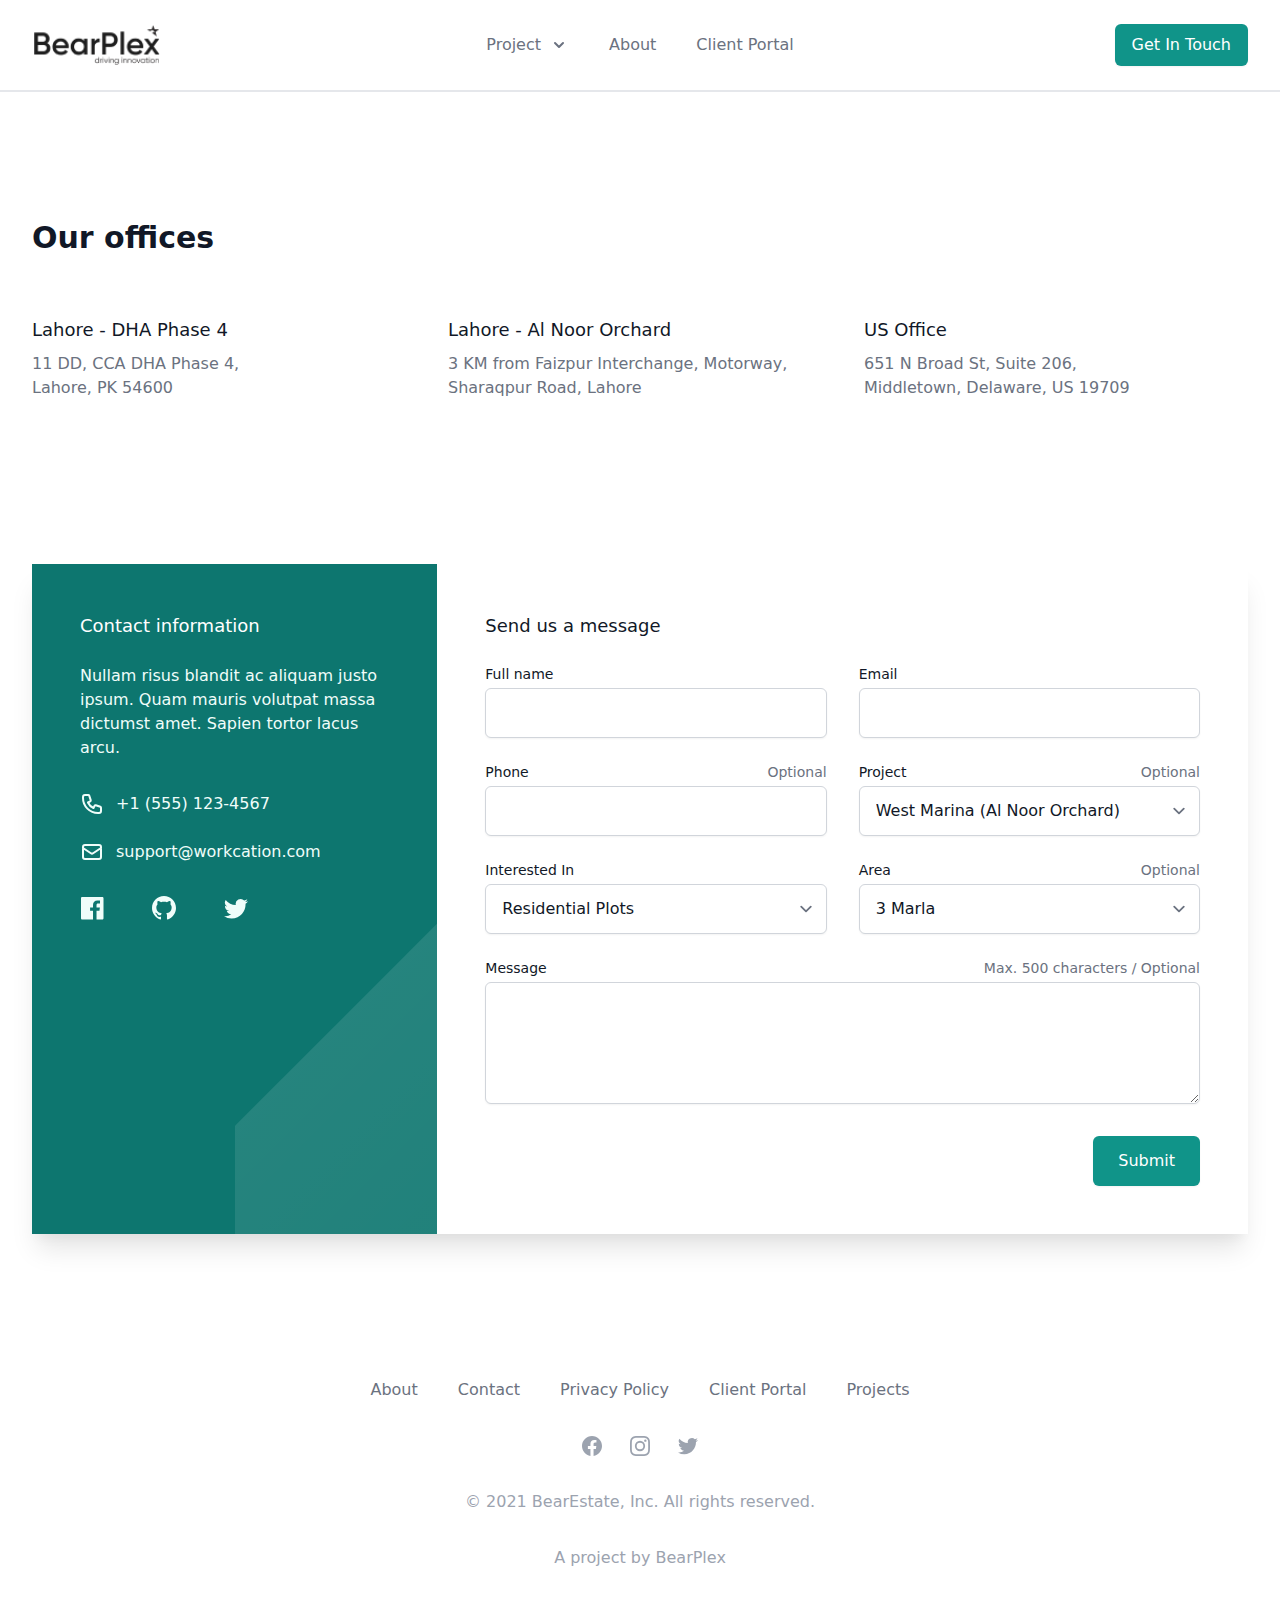
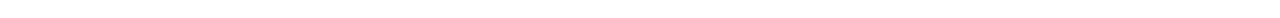
<file: Contact-us.html>
<!DOCTYPE html>
<html lang="en">

<head>
    <meta charset="UTF-8">
    <meta http-equiv="X-UA-Compatible" content="IE=edge">
    <meta name="viewport" content="width=device-width, initial-scale=1.0">
    <title>Contact Us</title>
    <link rel="stylesheet" href="./assets/css/tailwind.css">
    <link rel="stylesheet" href="./assets/css/style.css">
</head>
<header>
    <div class="relative bg-white">
        <div
            class="flex justify-between items-center max-w-7xl mx-auto px-4 py-6 sm:px-6 md:justify-start md:space-x-10 lg:px-8  border-b-2">
            <div class="flex justify-start lg:w-0 lg:flex-1">
                <a href="index.html">
                    <span class="sr-only">BearPlex</span>
                    <img class="h-8 w-auto sm:h-10" src="./assets/images/Bearplex-logo-black.png" alt="">
                </a>
            </div>
            <div class="-mr-2 -my-2 md:hidden">
                <button type="button" id="OpenSidebar"
                    class="bg-white rounded-md p-2 inline-flex items-center justify-center text-gray-400 hover:text-gray-500 hover:bg-gray-100 focus:outline-none focus:ring-2 focus:ring-inset focus:ring-indigo-500"
                    aria-expanded="false">
                    <span class="sr-only">Open menu</span>
                    <!-- Heroicon name: outline/menu -->
                    <svg class="h-6 w-6" xmlns="http://www.w3.org/2000/svg" fill="none" viewBox="0 0 24 24"
                        stroke="currentColor" aria-hidden="true">
                        <path stroke-linecap="round" stroke-linejoin="round" stroke-width="2"
                            d="M4 6h16M4 12h16M4 18h16" />
                    </svg>
                </button>
            </div>
            <nav class="hidden md:flex space-x-10">
                <div class="relative">
                    <button type="button" id="ProjectDropDownButton"
                        class="relative  rounded-md inline-flex items-center text-base font-medium text-gray-500 hover:text-gray-900"
                        aria-expanded="false">
                        <span>Project</span>
                        <svg class="text-gray-500 ml-2 h-5 w-5 group-hover:text-gray-500"
                            xmlns="http://www.w3.org/2000/svg" viewBox="0 0 20 20" fill="currentColor"
                            aria-hidden="true">
                            <path fill-rule="evenodd"
                                d="M5.293 7.293a1 1 0 011.414 0L10 10.586l3.293-3.293a1 1 0 111.414 1.414l-4 4a1 1 0 01-1.414 0l-4-4a1 1 0 010-1.414z"
                                clip-rule="evenodd" />
                        </svg>
                    </button>
                    <div id="ProjectDropDown"
                        class="hidden absolute z-10 -ml-4 mt-3 transform px-2 w-screen max-w-md sm:px-0 lg:ml-0 lg:left-1/2 lg:-translate-x-1/2">
                        <div class="rounded-lg shadow-lg ring-1 ring-black ring-opacity-5 overflow-hidden">
                            <div class="relative grid gap-6 bg-white px-5 py-6 sm:gap-8 sm:p-8">
                                <a href="Pricing.html" class="-m-3 p-3 flex items-start rounded-lg hover:bg-gray-50">
                                    <!-- Heroicon name: outline/chart-bar -->
                                    <img src="./assets/images/al-jalil-logo.png" alt="">
                                    <div class="ml-4">
                                        <p class="text-base font-medium text-gray-900 ml-3">
                                            West Marina - Al Noor Orchard
                                        </p>
                                        <p class="mt-1 text-sm text-gray-500 ml-3">
                                            Placed on Main Sharakpur Road. A Project of Al Jalil Developers.
                                        </p>
                                    </div>
                                </a>
                                <a href="#" class="-m-3 p-3 flex items-start rounded-lg hover:bg-gray-50">
                                    <!-- Heroicon name: outline/cursor-click -->
                                    <img src="./assets/images/lahore-city.png" alt="">
                                    <div class="ml-4">
                                        <p class="text-base font-medium text-gray-900">
                                            Lahore Smart City
                                        </p>
                                        <p class="mt-1 text-sm text-gray-500">
                                            A Project of Habib Rafiq (Pvt.)Ltd, on Lahore Ring Road &amp; M11
                                            Motorway
                                        </p>
                                    </div>
                                </a>
                                <a href="#" class="-m-3 p-3 flex items-start rounded-lg hover:bg-gray-50">
                                    <!-- Heroicon name: outline/shield-check -->
                                    <img src="./assets/images/kaneez-logo.png" alt="">
                                    <div class="ml-4">
                                        <p class="text-base font-medium text-gray-900 ml-7">
                                            Kings Park Gwadar
                                        </p>
                                        <p class="mt-1 text-sm text-gray-500 ml-7">
                                            A Category NOC, approved by GDA. Located at Gwadar 'Zero point' with
                                            3 years plans.
                                        </p>
                                    </div>
                                </a>
                            </div>
                            <div
                                class="px-5 py-5 bg-gray-50 space-y-6 flex justify-center sm:space-y-0 sm:space-x-10 sm:px-8">
                                <div class="flow-root">
                                    <a href="tel:+923202000002" target="_blank"
                                        class="-m-3 p-3 flex items-center rounded-md text-base font-medium text-gray-900 hover:bg-gray-100">
                                        <!-- Heroicon name: outline/phone -->
                                        <svg class="flex-shrink-0 h-6 w-6 text-gray-400"
                                            xmlns="http://www.w3.org/2000/svg" fill="none" viewBox="0 0 24 24"
                                            stroke="currentColor" aria-hidden="true">
                                            <path stroke-linecap="round" stroke-linejoin="round" stroke-width="2"
                                                d="M3 5a2 2 0 012-2h3.28a1 1 0 01.948.684l1.498 4.493a1 1 0 01-.502 1.21l-2.257 1.13a11.042 11.042 0 005.516 5.516l1.13-2.257a1 1 0 011.21-.502l4.493 1.498a1 1 0 01.684.949V19a2 2 0 01-2 2h-1C9.716 21 3 14.284 3 6V5z">
                                            </path>
                                        </svg>
                                        <span class="ml-3">Contact Sales</span>
                                    </a>
                                </div>
                            </div>
                        </div>
                    </div>
                </div>


                <a href="about.html" class="text-base font-medium text-gray-500 hover:text-gray-900">
                    About
                </a>

                <a href="sign-in.html" class="text-base font-medium text-gray-500 hover:text-gray-900">
                    Client Portal
                </a>
            </nav>
            <div class="hidden md:flex items-center justify-end md:flex-1 lg:w-0">
                <a href="Contact-us.html"
                    class="ml-8 whitespace-nowrap inline-flex items-center justify-center px-4 py-2 border border-transparent rounded-md shadow-sm text-base font-medium text-white bg-teal-600 hover:bg-teal-700">
                    Get In Touch
                </a>
            </div>
        </div>
        <div id="MobileSidebar" class="absolute z-30 top-0 inset-x-0 p-2 transition transform origin-top-right hidden">
            <div class="rounded-lg shadow-lg ring-1 ring-black ring-opacity-5 bg-white divide-y-2 divide-gray-50">
                <div class="pt-5 pb-6 px-5">
                    <div class="flex items-center justify-between">
                        <a href="index.html">
                            <img class="h-8 w-auto" src="./assets/images/Bearplex-logo-black.png" alt="BearPlex">
                        </a>
                        <div class="-mr-2">
                            <button type="button" id="CloseSidebar"
                                class="bg-white rounded-md p-2 inline-flex items-center justify-center text-gray-400 hover:text-gray-500 hover:bg-gray-100 focus:outline-none focus:ring-2 focus:ring-inset focus:ring-indigo-500">
                                <span class="sr-only">Close menu</span>
                                <!-- Heroicon name: outline/x -->
                                <svg class="h-6 w-6" xmlns="http://www.w3.org/2000/svg" fill="none" viewBox="0 0 24 24"
                                    stroke="currentColor" aria-hidden="true">
                                    <path stroke-linecap="round" stroke-linejoin="round" stroke-width="2"
                                        d="M6 18L18 6M6 6l12 12" />
                                </svg>
                            </button>
                        </div>
                    </div>
                </div>
                <div class="py-6 px-5">
                    <div class="grid grid-cols-1 gap-4">
                        <div class="relative">
                            <button type="button" id="ProjectDropDownButtonMob"
                                class="text-gray-900 group bg-white rounded-md inline-flex items-center text-base font-medium hover:text-gray-700 focus:outline-none "
                                aria-expanded="false">
                                <span>Project</span>
                                <svg class="text-gray-900 ml-2 h-5 w-5 group-hover:text-gray-700"
                                    xmlns="http://www.w3.org/2000/svg" viewBox="0 0 20 20" fill="currentColor"
                                    aria-hidden="true">
                                    <path fill-rule="evenodd"
                                        d="M5.293 7.293a1 1 0 011.414 0L10 10.586l3.293-3.293a1 1 0 111.414 1.414l-4 4a1 1 0 01-1.414 0l-4-4a1 1 0 010-1.414z"
                                        clip-rule="evenodd" />
                                </svg>
                            </button>
                            <div id="ProjectDropDownMob" class="hidden relative z-10 -ml-4 mt-3 transform px-2 w-full">
                                <div class="rounded-lg shadow-lg ring-1 ring-black ring-opacity-5 overflow-hidden">
                                    <div class="relative grid gap-6 bg-white px-5 py-6 sm:gap-8 sm:p-8">
                                        <a href="Pricing.html"
                                            class="-m-3 p-3 flex items-start rounded-lg hover:bg-gray-50">
                                            <!-- Heroicon name: outline/chart-bar -->
                                            <img src="./assets/images/al-jalil-logo.png" alt="">
                                            <div class="ml-4">
                                                <p class="text-sm font-medium text-gray-900 ml-3">
                                                    West Marina - Al Noor Orchard
                                                </p>
                                                <p class="mt-1 text-xs text-gray-500 ml-3">
                                                    Placed on Main Sharakpur Road. A Project of Al Jalil Developers.
                                                </p>
                                            </div>
                                        </a>
                                        <a href="#" class="-m-3 p-3 flex items-start rounded-lg hover:bg-gray-50">
                                            <!-- Heroicon name: outline/cursor-click -->
                                            <img src="./assets/images/lahore-city.png" alt="">
                                            <div class="ml-4">
                                                <p class="text-sm font-medium text-gray-900">
                                                    Lahore Smart City
                                                </p>
                                                <p class="mt-1 text-xs text-gray-500">
                                                    A Project of Habib Rafiq (Pvt.)Ltd, on Lahore Ring Road &amp; M11
                                                    Motorway
                                                </p>
                                            </div>
                                        </a>
                                        <a href="#" class="-m-3 p-3 flex items-start rounded-lg hover:bg-gray-50">
                                            <!-- Heroicon name: outline/shield-check -->
                                            <img src="./assets/images/kaneez-logo.png" alt="">
                                            <div class="ml-4">
                                                <p class="text-sm font-medium text-gray-900 ml-7">
                                                    Kings Park Gwadar
                                                </p>
                                                <p class="mt-1 text-xs text-gray-500 ml-7">
                                                    A Category NOC, approved by GDA. Located at Gwadar 'Zero point' with
                                                    3 years plans.
                                                </p>
                                            </div>
                                        </a>
                                    </div>
                                    <div
                                        class="px-5 py-5 bg-gray-50 space-y-6 flex justify-center sm:space-y-0 sm:space-x-10 sm:px-8">
                                        <div class="flow-root">
                                            <a href="tel:+923202000002" target="_blank"
                                                class="-m-3 p-3 flex items-center rounded-md text-xs font-medium text-gray-900 hover:bg-gray-100">
                                                <!-- Heroicon name: outline/phone -->
                                                <svg class="flex-shrink-0 h-6 w-6 text-gray-400"
                                                    xmlns="http://www.w3.org/2000/svg" fill="none" viewBox="0 0 24 24"
                                                    stroke="currentColor" aria-hidden="true">
                                                    <path stroke-linecap="round" stroke-linejoin="round"
                                                        stroke-width="2"
                                                        d="M3 5a2 2 0 012-2h3.28a1 1 0 01.948.684l1.498 4.493a1 1 0 01-.502 1.21l-2.257 1.13a11.042 11.042 0 005.516 5.516l1.13-2.257a1 1 0 011.21-.502l4.493 1.498a1 1 0 01.684.949V19a2 2 0 01-2 2h-1C9.716 21 3 14.284 3 6V5z">
                                                    </path>
                                                </svg>
                                                <span class="ml-3">Contact Sales</span>
                                            </a>
                                        </div>
                                    </div>
                                </div>
                            </div>
                        </div>

                        <a href="about" class="text-base font-medium text-gray-900 hover:text-gray-700">
                            About
                        </a>

                        <a href="sign-in.html" class="text-base font-medium text-gray-900 hover:text-gray-700">
                            Client Portal
                        </a>
                    </div>
                    <div class="mt-6">
                        <a href="Contact-us.html"
                            class="w-full flex items-center justify-center px-4 py-2 border border-transparent rounded-md shadow-sm text-base font-medium text-white bg-teal-600 hover:bg-teal-700">
                            Get In Touch
                        </a>
                    </div>
                </div>
            </div>
        </div>
    </div>
</header>
<!-- This example requires Tailwind CSS v2.0+ -->
<div class="lg:py-12 bg-white mt-10 md:mt-20">
    <div class="max-w-xl mx-auto px-4 sm:px-6 lg:max-w-7xl lg:px-8">
        <h2 class="text-3xl font-extrabold text-gray-900 mb-10">Our offices</h2>
        <dl class="space-y-5 lg:space-y-0 lg:grid lg:grid-cols-3 lg:gap-8">
            <div>
                <dt>
                    <p class="mt-2 md:mt-5 text-md md:text-lg leading-6 font-medium text-gray-900">Lahore - DHA Phase 4
                    </p>
                </dt>
                <dd class="mt-2 text-xs md:text-base text-gray-500">
                    11 DD, CCA DHA Phase 4,<br>
                    Lahore, PK 54600
                </dd>
            </div>

            <div>
                <dt>
                    <p class="mt-2 md:mt-5 text-md md:text-lg leading-6 font-medium text-gray-900">Lahore - Al Noor
                        Orchard</p>
                </dt>
                <dd class="mt-2 text-xs md:text-base text-gray-500">
                    3 KM from Faizpur Interchange, Motorway, <br>Sharaqpur Road, Lahore
                </dd>
            </div>

            <div>
                <dt>
                    <p class="mt-2 md:mt-5 text-md md:text-lg leading-6 font-medium text-gray-900">US Office</p>
                </dt>
                <dd class="mt-2 text-xs md:text-base text-gray-500">
                    651 N Broad St, Suite 206,<br>Middletown, Delaware, US 19709
                </dd>
            </div>
        </dl>
    </div>
</div>
<!--
  This example requires Tailwind CSS v2.0+ 
  
  This example requires some changes to your config:
  
  ```
  // tailwind.config.js
  module.exports = {
    // ...
    plugins: [
      // ...
      require('@tailwindcss/forms'),
    ]
  }
  ```
-->
<div class="bg-white mt-5">
    <div class="max-w-7xl mx-auto py-16 px-4 sm:py-24 sm:px-6 lg:px-8">
        <div class="relative bg-white shadow-xl">
            <h2 class="sr-only">Contact us</h2>

            <div class="grid grid-cols-1 lg:grid-cols-3">
                <!-- Contact information -->
                <div class="relative overflow-hidden py-10 px-6 bg-teal-700 sm:px-10 xl:p-12">
                    <div class="absolute inset-0 pointer-events-none sm:hidden" aria-hidden="true">
                        <svg class="absolute inset-0 w-full h-full" width="343" height="388" viewBox="0 0 343 388"
                            fill="none" preserveAspectRatio="xMidYMid slice" xmlns="http://www.w3.org/2000/svg">
                            <path d="M-99 461.107L608.107-246l707.103 707.107-707.103 707.103L-99 461.107z"
                                fill="url(#linear1)" fill-opacity=".1" />
                            <defs>
                                <linearGradient id="linear1" x1="254.553" y1="107.554" x2="961.66" y2="814.66"
                                    gradientUnits="userSpaceOnUse">
                                    <stop stop-color="#fff"></stop>
                                    <stop offset="1" stop-color="#fff" stop-opacity="0"></stop>
                                </linearGradient>
                            </defs>
                        </svg>
                    </div>
                    <div class="hidden absolute top-0 right-0 bottom-0 w-1/2 pointer-events-none sm:block lg:hidden"
                        aria-hidden="true">
                        <svg class="absolute inset-0 w-full h-full" width="359" height="339" viewBox="0 0 359 339"
                            fill="none" preserveAspectRatio="xMidYMid slice" xmlns="http://www.w3.org/2000/svg">
                            <path d="M-161 382.107L546.107-325l707.103 707.107-707.103 707.103L-161 382.107z"
                                fill="url(#linear2)" fill-opacity=".1" />
                            <defs>
                                <linearGradient id="linear2" x1="192.553" y1="28.553" x2="899.66" y2="735.66"
                                    gradientUnits="userSpaceOnUse">
                                    <stop stop-color="#fff"></stop>
                                    <stop offset="1" stop-color="#fff" stop-opacity="0"></stop>
                                </linearGradient>
                            </defs>
                        </svg>
                    </div>
                    <div class="hidden absolute top-0 right-0 bottom-0 w-1/2 pointer-events-none lg:block"
                        aria-hidden="true">
                        <svg class="absolute inset-0 w-full h-full" width="160" height="678" viewBox="0 0 160 678"
                            fill="none" preserveAspectRatio="xMidYMid slice" xmlns="http://www.w3.org/2000/svg">
                            <path d="M-161 679.107L546.107-28l707.103 707.107-707.103 707.103L-161 679.107z"
                                fill="url(#linear3)" fill-opacity=".1" />
                            <defs>
                                <linearGradient id="linear3" x1="192.553" y1="325.553" x2="899.66" y2="1032.66"
                                    gradientUnits="userSpaceOnUse">
                                    <stop stop-color="#fff"></stop>
                                    <stop offset="1" stop-color="#fff" stop-opacity="0"></stop>
                                </linearGradient>
                            </defs>
                        </svg>
                    </div>
                    <h3 class="text-lg font-medium text-white">Contact information</h3>
                    <p class="mt-6 text-base text-teal-50 max-w-3xl">Nullam risus blandit ac aliquam justo ipsum. Quam
                        mauris volutpat massa dictumst amet. Sapien tortor lacus arcu.</p>
                    <dl class="mt-8 space-y-6">
                        <dt><span class="sr-only">Phone number</span></dt>
                        <dd class="flex text-base text-teal-50">
                            <!-- Heroicon name: outline/phone -->
                            <svg class="flex-shrink-0 w-6 h-6 text-teal-50" xmlns="http://www.w3.org/2000/svg"
                                fill="none" viewBox="0 0 24 24" stroke="currentColor" aria-hidden="true">
                                <path stroke-linecap="round" stroke-linejoin="round" stroke-width="2"
                                    d="M3 5a2 2 0 012-2h3.28a1 1 0 01.948.684l1.498 4.493a1 1 0 01-.502 1.21l-2.257 1.13a11.042 11.042 0 005.516 5.516l1.13-2.257a1 1 0 011.21-.502l4.493 1.498a1 1 0 01.684.949V19a2 2 0 01-2 2h-1C9.716 21 3 14.284 3 6V5z" />
                            </svg>
                            <span class="ml-3">+1 (555) 123-4567</span>
                        </dd>
                        <dt><span class="sr-only">Email</span></dt>
                        <dd class="flex text-base text-teal-50">
                            <!-- Heroicon name: outline/mail -->
                            <svg class="flex-shrink-0 w-6 h-6 text-teal-50" xmlns="http://www.w3.org/2000/svg"
                                fill="none" viewBox="0 0 24 24" stroke="currentColor" aria-hidden="true">
                                <path stroke-linecap="round" stroke-linejoin="round" stroke-width="2"
                                    d="M3 8l7.89 5.26a2 2 0 002.22 0L21 8M5 19h14a2 2 0 002-2V7a2 2 0 00-2-2H5a2 2 0 00-2 2v10a2 2 0 002 2z" />
                            </svg>
                            <span class="ml-3">support@workcation.com</span>
                        </dd>
                    </dl>
                    <ul class="mt-8 flex space-x-12" role="list">
                        <li>
                            <a class="text-teal-50 hover:text-indigo-100" href="#">
                                <span class="sr-only">Facebook</span>
                                <svg width="24" height="24" viewBox="0 0 24 24" fill="none"
                                    xmlns="http://www.w3.org/2000/svg" class="w-6 h-6" aria-hidden="true">
                                    <path
                                        d="M22.258 1H2.242C1.556 1 1 1.556 1 2.242v20.016c0 .686.556 1.242 1.242 1.242h10.776v-8.713h-2.932V11.39h2.932V8.887c0-2.906 1.775-4.489 4.367-4.489 1.242 0 2.31.093 2.62.134v3.037l-1.797.001c-1.41 0-1.683.67-1.683 1.653v2.168h3.362l-.438 3.396h-2.924V23.5h5.733c.686 0 1.242-.556 1.242-1.242V2.242C23.5 1.556 22.944 1 22.258 1"
                                        fill="currentColor" />
                                </svg>
                            </a>
                        </li>
                        <li>
                            <a class="text-teal-50 hover:text-indigo-100" href="#">
                                <span class="sr-only">GitHub</span>
                                <svg width="24" height="24" viewBox="0 0 24 24" fill="none"
                                    xmlns="http://www.w3.org/2000/svg" class="w-6 h-6" aria-hidden="true">
                                    <path
                                        d="M11.999 0C5.373 0 0 5.373 0 12c0 5.302 3.438 9.8 8.207 11.386.6.11.819-.26.819-.578 0-.284-.01-1.04-.017-2.04-3.337.724-4.042-1.61-4.042-1.61-.545-1.386-1.332-1.755-1.332-1.755-1.09-.744.082-.73.082-.73 1.205.086 1.838 1.238 1.838 1.238 1.07 1.833 2.81 1.304 3.493.996.109-.775.419-1.303.762-1.603C7.145 17 4.343 15.97 4.343 11.373c0-1.31.468-2.382 1.236-3.22-.124-.304-.536-1.524.118-3.176 0 0 1.007-.323 3.3 1.23.956-.266 1.983-.4 3.003-.404 1.02.005 2.046.138 3.005.404 2.29-1.553 3.296-1.23 3.296-1.23.655 1.652.243 2.872.12 3.176.77.838 1.233 1.91 1.233 3.22 0 4.61-2.806 5.624-5.478 5.921.43.37.814 1.103.814 2.223 0 1.603-.015 2.898-.015 3.291 0 .321.217.695.825.578C20.565 21.796 24 17.3 24 12c0-6.627-5.373-12-12.001-12"
                                        fill="currentColor" />
                                </svg>
                            </a>
                        </li>
                        <li>
                            <a class="text-teal-50 hover:text-indigo-100" href="#">
                                <span class="sr-only">Twitter</span>
                                <svg width="24" height="24" viewBox="0 0 24 24" fill="none"
                                    xmlns="http://www.w3.org/2000/svg" class="w-6 h-6" aria-hidden="true">
                                    <path
                                        d="M7.548 22.501c9.056 0 14.01-7.503 14.01-14.01 0-.213 0-.425-.015-.636A10.02 10.02 0 0024 5.305a9.828 9.828 0 01-2.828.776 4.94 4.94 0 002.165-2.724 9.867 9.867 0 01-3.127 1.195 4.929 4.929 0 00-8.391 4.491A13.98 13.98 0 011.67 3.9a4.928 4.928 0 001.525 6.573A4.887 4.887 0 01.96 9.855v.063a4.926 4.926 0 003.95 4.827 4.917 4.917 0 01-2.223.084 4.93 4.93 0 004.6 3.42A9.88 9.88 0 010 20.289a13.941 13.941 0 007.548 2.209"
                                        fill="currentColor" />
                                </svg>
                            </a>
                        </li>
                    </ul>
                </div>

                <!-- Contact form -->
                <div class="py-10 px-6 sm:px-10 lg:col-span-2 xl:p-12">
                    <h3 class="text-lg font-medium text-gray-900">Send us a message</h3>
                    <form action="#" method="POST" class="mt-6 grid grid-cols-1 gap-y-6 sm:grid-cols-2 sm:gap-x-8">
                        <div>
                            <label for="first_name" class="block text-sm font-medium text-gray-900">Full name</label>
                            <div class="mt-1">
                                <input type="text" name="first_name" id="first_name" autocomplete="given-name"
                                    class="py-3 px-4 block w-full shadow-sm text-gray-900 border-gray-300 rounded-md">
                            </div>
                        </div>
                        <div>
                            <label for="last_name" class="block text-sm font-medium text-gray-900">Email</label>
                            <div class="mt-1">
                                <input type="text" name="last_name" id="last_name" autocomplete="family-name"
                                    class="py-3 px-4 block w-full shadow-sm text-gray-900 focus:ring-indigo-500 focus:border-indigo-500 border-gray-300 rounded-md">
                            </div>
                        </div>
                        <div>
                            <div class="flex justify-between">
                                <label for="phone" class="block text-sm font-medium text-gray-900">Phone</label>
                                <span id="phone-optional" class="text-xs md:text-sm text-gray-500">Optional</span>
                            </div>
                            <div class="mt-1">
                                <input type="text" name="phone" id="phone" autocomplete="tel"
                                    class="py-3 px-4 block w-full shadow-sm text-gray-900 focus:ring-indigo-500 focus:border-indigo-500 border-gray-300 rounded-md"
                                    aria-describedby="phone-optional">
                            </div>
                        </div>
                        <div>
                            <div class="flex justify-between">
                                <label for="phone" class="block text-sm font-medium text-gray-900">Project</label>
                                <span id="phone-optional" class="text-xs md:text-sm text-gray-500">Optional</span>
                            </div>
                            <div class="mt-1">
                                <select type="text" name="phone" id="phone" autocomplete="tel"
                                    class="py-3 px-4 block w-full shadow-sm text-gray-900 focus:ring-indigo-500 focus:border-indigo-500 border-gray-300 rounded-md"
                                    aria-describedby="phone-optional">
                                    <option>West Marina (Al Noor Orchard)</option>
                                    <option>Lahore Smart City</option>
                                    <option>Kings Park Gwadar</option>
                                </select>
                            </div>
                        </div>
                        <div>
                            <div class="flex justify-between">
                                <label for="phone" class="block text-sm font-medium text-gray-900">Interested In</label>
                            </div>
                            <div class="mt-1">
                                <select type="text" name="phone" id="phone" autocomplete="tel"
                                    class="py-3 px-4 block w-full shadow-sm text-gray-900 focus:ring-indigo-500 focus:border-indigo-500 border-gray-300 rounded-md"
                                    aria-describedby="phone-optional">
                                    <option>Residential Plots</option>
                                    <option>Commercial Plots</option>
                                </select>
                            </div>
                        </div>
                        <div>
                            <div class="flex justify-between">
                                <label for="phone" class="block text-sm font-medium text-gray-900">Area</label>
                                <span id="phone-optional" class="text-xs md:text-sm text-gray-500">Optional</span>
                            </div>
                            <div class="mt-1">
                                <select type="text" name="phone" id="phone" autocomplete="tel"
                                    class="py-3 px-4 block w-full shadow-sm text-gray-900 focus:ring-indigo-500 focus:border-indigo-500 border-gray-300 rounded-md"
                                    aria-describedby="phone-optional">
                                    <option>3 Marla</option>
                                    <option>5 Marla</option>
                                    <option>10 Marla</option>
                                    <option>1 Kanal</option>
                                    <option>2 Kanal</option>
                                    <option>Others</option>
                                </select>
                            </div>
                        </div>
                        <div class="sm:col-span-2">
                            <div class="flex justify-between">
                                <label for="message" class="block text-sm font-medium text-gray-900">Message</label>
                                <span id="message-max" class="text-xs md:text-sm text-gray-500">Max. 500 characters /
                                    Optional</span>
                            </div>
                            <div class="mt-1">
                                <textarea id="message" name="message" rows="4"
                                    class="py-3 px-4 block w-full shadow-sm text-gray-900 focus:ring-indigo-500 focus:border-indigo-500 border-gray-300 rounded-md"
                                    aria-describedby="message-max"></textarea>
                            </div>
                        </div>
                        <div class="sm:col-span-2 sm:flex sm:justify-end">
                            <button type="submit"
                                class="mt-2 w-full inline-flex items-center justify-center px-6 py-3 border border-transparent rounded-md shadow-sm text-base font-medium text-white bg-teal-600 hover:bg-teal-700 sm:w-auto">
                                Submit
                            </button>
                        </div>
                    </form>
                </div>
            </div>
        </div>
    </div>
</div>
</div>
<footer class="bg-white">
    <div class="max-w-7xl mx-auto py-12 px-4 overflow-hidden sm:px-6 lg:px-8">
        <nav class="-mx-5 -my-2 flex flex-wrap justify-center" aria-label="Footer">
            <div class="px-5 py-2">
                <a href="about.html" class="text-base text-gray-500 hover:text-gray-900">
                    About
                </a>
            </div>

            <div class="px-5 py-2">
                <a href="Contact-us.html" class="text-base text-gray-500 hover:text-gray-900">
                    Contact
                </a>
            </div>

            <div class="px-5 py-2">
                <a href="#" class="text-base text-gray-500 hover:text-gray-900">
                    Privacy Policy
                </a>
            </div>

            <div class="px-5 py-2">
                <a href="sign-in.html" class="text-base text-gray-500 hover:text-gray-900">
                    Client Portal
                </a>
            </div>

            <div class="px-5 py-2">
                <a href="#" class="text-base text-gray-500 hover:text-gray-900">
                    Projects
                </a>
            </div>
        </nav>
        <div class="mt-8 flex justify-center space-x-6">
            <a href="#" class="text-gray-400 hover:text-gray-500">
                <span class="sr-only">Facebook</span>
                <svg class="h-6 w-6" fill="currentColor" viewBox="0 0 24 24" aria-hidden="true">
                    <path fill-rule="evenodd"
                        d="M22 12c0-5.523-4.477-10-10-10S2 6.477 2 12c0 4.991 3.657 9.128 8.438 9.878v-6.987h-2.54V12h2.54V9.797c0-2.506 1.492-3.89 3.777-3.89 1.094 0 2.238.195 2.238.195v2.46h-1.26c-1.243 0-1.63.771-1.63 1.562V12h2.773l-.443 2.89h-2.33v6.988C18.343 21.128 22 16.991 22 12z"
                        clip-rule="evenodd" />
                </svg>
            </a>

            <a href="#" class="text-gray-400 hover:text-gray-500">
                <span class="sr-only">Instagram</span>
                <svg class="h-6 w-6" fill="currentColor" viewBox="0 0 24 24" aria-hidden="true">
                    <path fill-rule="evenodd"
                        d="M12.315 2c2.43 0 2.784.013 3.808.06 1.064.049 1.791.218 2.427.465a4.902 4.902 0 011.772 1.153 4.902 4.902 0 011.153 1.772c.247.636.416 1.363.465 2.427.048 1.067.06 1.407.06 4.123v.08c0 2.643-.012 2.987-.06 4.043-.049 1.064-.218 1.791-.465 2.427a4.902 4.902 0 01-1.153 1.772 4.902 4.902 0 01-1.772 1.153c-.636.247-1.363.416-2.427.465-1.067.048-1.407.06-4.123.06h-.08c-2.643 0-2.987-.012-4.043-.06-1.064-.049-1.791-.218-2.427-.465a4.902 4.902 0 01-1.772-1.153 4.902 4.902 0 01-1.153-1.772c-.247-.636-.416-1.363-.465-2.427-.047-1.024-.06-1.379-.06-3.808v-.63c0-2.43.013-2.784.06-3.808.049-1.064.218-1.791.465-2.427a4.902 4.902 0 011.153-1.772A4.902 4.902 0 015.45 2.525c.636-.247 1.363-.416 2.427-.465C8.901 2.013 9.256 2 11.685 2h.63zm-.081 1.802h-.468c-2.456 0-2.784.011-3.807.058-.975.045-1.504.207-1.857.344-.467.182-.8.398-1.15.748-.35.35-.566.683-.748 1.15-.137.353-.3.882-.344 1.857-.047 1.023-.058 1.351-.058 3.807v.468c0 2.456.011 2.784.058 3.807.045.975.207 1.504.344 1.857.182.466.399.8.748 1.15.35.35.683.566 1.15.748.353.137.882.3 1.857.344 1.054.048 1.37.058 4.041.058h.08c2.597 0 2.917-.01 3.96-.058.976-.045 1.505-.207 1.858-.344.466-.182.8-.398 1.15-.748.35-.35.566-.683.748-1.15.137-.353.3-.882.344-1.857.048-1.055.058-1.37.058-4.041v-.08c0-2.597-.01-2.917-.058-3.96-.045-.976-.207-1.505-.344-1.858a3.097 3.097 0 00-.748-1.15 3.098 3.098 0 00-1.15-.748c-.353-.137-.882-.3-1.857-.344-1.023-.047-1.351-.058-3.807-.058zM12 6.865a5.135 5.135 0 110 10.27 5.135 5.135 0 010-10.27zm0 1.802a3.333 3.333 0 100 6.666 3.333 3.333 0 000-6.666zm5.338-3.205a1.2 1.2 0 110 2.4 1.2 1.2 0 010-2.4z"
                        clip-rule="evenodd" />
                </svg>
            </a>

            <a href="#" class="text-gray-400 hover:text-gray-500">
                <span class="sr-only">Twitter</span>
                <svg class="h-6 w-6" fill="currentColor" viewBox="0 0 24 24" aria-hidden="true">
                    <path
                        d="M8.29 20.251c7.547 0 11.675-6.253 11.675-11.675 0-.178 0-.355-.012-.53A8.348 8.348 0 0022 5.92a8.19 8.19 0 01-2.357.646 4.118 4.118 0 001.804-2.27 8.224 8.224 0 01-2.605.996 4.107 4.107 0 00-6.993 3.743 11.65 11.65 0 01-8.457-4.287 4.106 4.106 0 001.27 5.477A4.072 4.072 0 012.8 9.713v.052a4.105 4.105 0 003.292 4.022 4.095 4.095 0 01-1.853.07 4.108 4.108 0 003.834 2.85A8.233 8.233 0 012 18.407a11.616 11.616 0 006.29 1.84" />
                </svg>
            </a>
        </div>
        <p class="mt-8 text-center text-base text-gray-400">
            © 2021 BearEstate, Inc. All rights reserved.
        </p>
        <p class="mt-8 text-center text-base text-gray-400">
            A project by BearPlex
        </p>
    </div>
</footer>

<script src="https://code.jquery.com/jquery-3.6.0.min.js"></script>
<script src="./assets/js/script.js"></script>
</body>

</html>
</file>
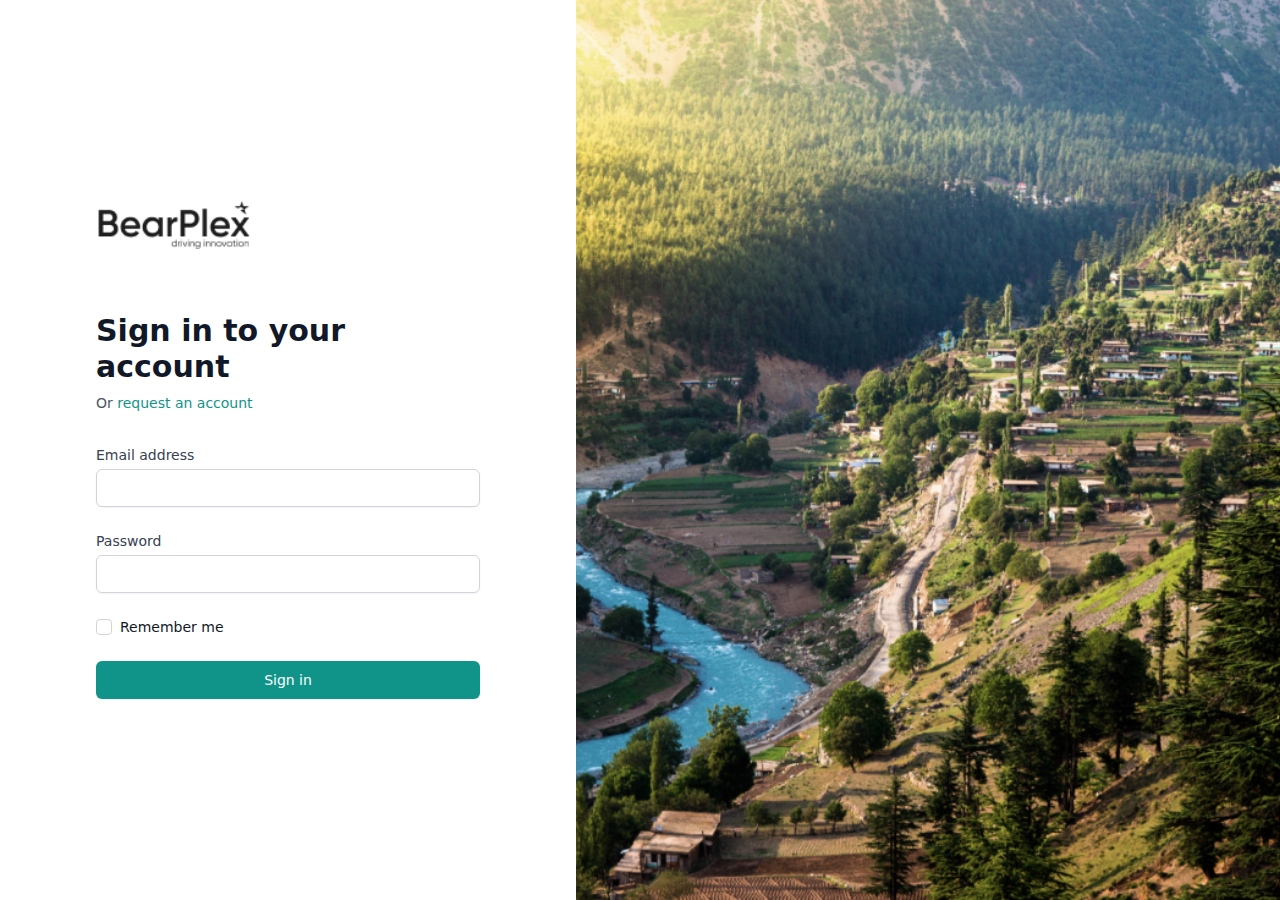
<file: sign-in.html>
<!DOCTYPE html>
<html lang="en">

<head>
    <meta charset="UTF-8">
    <meta http-equiv="X-UA-Compatible" content="IE=edge">
    <meta name="viewport" content="width=device-width, initial-scale=1.0">
    <title>Sign In</title>
    <link rel="stylesheet" href="./assets/css/tailwind.css">
</head>

<body>

    <div class="min-h-screen bg-white flex">
        <div class="flex-1 flex flex-col justify-center py-12 px-4 sm:px-6 lg:flex-none lg:px-20 xl:px-24">
            <div class="mx-auto w-full max-w-sm lg:w-96">
                <a href="index.html">
                    <img class="h-12 w-auto" src="./assets/images/Bearplex-logo-black.png" alt="Workflow">
                    <h2 class="mt-16 text-2xl md:text-3xl font-extrabold text-gray-900">
                        Sign in to your account
                    </h2>
                    <p class="mt-2 text-sm text-gray-600 max-w">
                        Or
                        <a href="" class="font-medium text-teal-600 hover:text-teal-200">
                            request an account
                        </a>
                    </p>
                </a>

                <div class="mt-8">
                    <div class="mt-6">
                        <form action="#" method="POST" class="space-y-6">
                            <div>
                                <label for="email" class="block text-sm font-medium text-gray-700">
                                    Email address
                                </label>
                                <div class="mt-1">
                                    <input id="email" name="email" type="email" autocomplete="email" required
                                        class="appearance-none block w-full px-3 py-2 border border-gray-300 rounded-md shadow-sm placeholder-gray-400 focus:outline-none focus:ring-indigo-500 focus:border-indigo-500 sm:text-sm">
                                </div>
                            </div>

                            <div class="space-y-1">
                                <label for="password" class="block text-sm font-medium text-gray-700">
                                    Password
                                </label>
                                <div class="mt-1">
                                    <input id="password" name="password" type="password" autocomplete="current-password"
                                        required
                                        class="appearance-none block w-full px-3 py-2 border border-gray-300 rounded-md shadow-sm placeholder-gray-400 focus:outline-none focus:ring-indigo-500 focus:border-indigo-500 sm:text-sm">
                                </div>
                            </div>

                            <div class="flex items-center justify-between">
                                <div class="flex items-center">
                                    <input id="remember_me" name="remember_me" type="checkbox"
                                        class="h-4 w-4 text-indigo-600 focus:ring-indigo-500 border-gray-300 rounded">
                                    <label for="remember_me" class="ml-2 block text-sm text-gray-900">
                                        Remember me
                                    </label>
                                </div>
                            </div>
                            <div>
                                <button type="submit"
                                    class="w-full flex justify-center py-2 px-4 border border-transparent rounded-md shadow-sm text-sm font-medium text-white bg-teal-600 hover:bg-teal-700 ">
                                    Sign in
                                </button>
                            </div>
                        </form>
                    </div>
                </div>
            </div>
        </div>
        <div class="hidden lg:block relative w-0 flex-1">
            <img class="absolute inset-0 h-full w-full object-cover" src="./assets/images/sign-in-image.png" alt="">
        </div>
    </div>

    <script src="https://code.jquery.com/jquery-3.6.0.min.js"></script>
    <script src="./assets/js/script.js"></script>
</body>

</html>
</file>
<file: assets/css/style.css>
*,
button:focus,
*:focus {
    outline: none !important;
}

html {
    scroll-behavior: smooth;
}

.swiper-container {
    width: 100%;
    height: 100%;
}

.SlickCarousel .CarouselDiv,
.SlickCarousel .slick-list {
    height: 600px;
}

.swiper-slide {
    text-align: center;
    font-size: 18px;
    background: #fff;
    width: 80%;
    height: 500px;
    /* Center slide text vertically */
    display: -webkit-box;
    display: -ms-flexbox;
    display: -webkit-flex;
    display: flex;
    -webkit-box-pack: center;
    -ms-flex-pack: center;
    -webkit-justify-content: center;
    justify-content: center;
    -webkit-box-align: center;
    -ms-flex-align: center;
    -webkit-align-items: center;
    align-items: center;
}

.swiper-slide:nth-child(2n) {
    width: 60%;
}

.swiper-slide:nth-child(3n) {
    width: 40%;
}

.swiper-button-prev,
.swiper-button-next {
    width: 40px;
    height: 40px;
    background: #fff;
    border-radius: 50%;
    -webkit-border-radius: 50%;
    -moz-border-radius: 50%;
    -ms-border-radius: 50%;
    -o-border-radius: 50%;
}

.swiper-button-prev::after,
.swiper-button-next::after {
    font-size: 15px;
    color: #000;
    position: absolute;
    left: 18px;
}

.swiper-button-prev::after {
    left: 15px;
}

@media only screen and (max-width: 575px) {
    .swiper-slide {
        height: 300px;
    }
}
</file>
